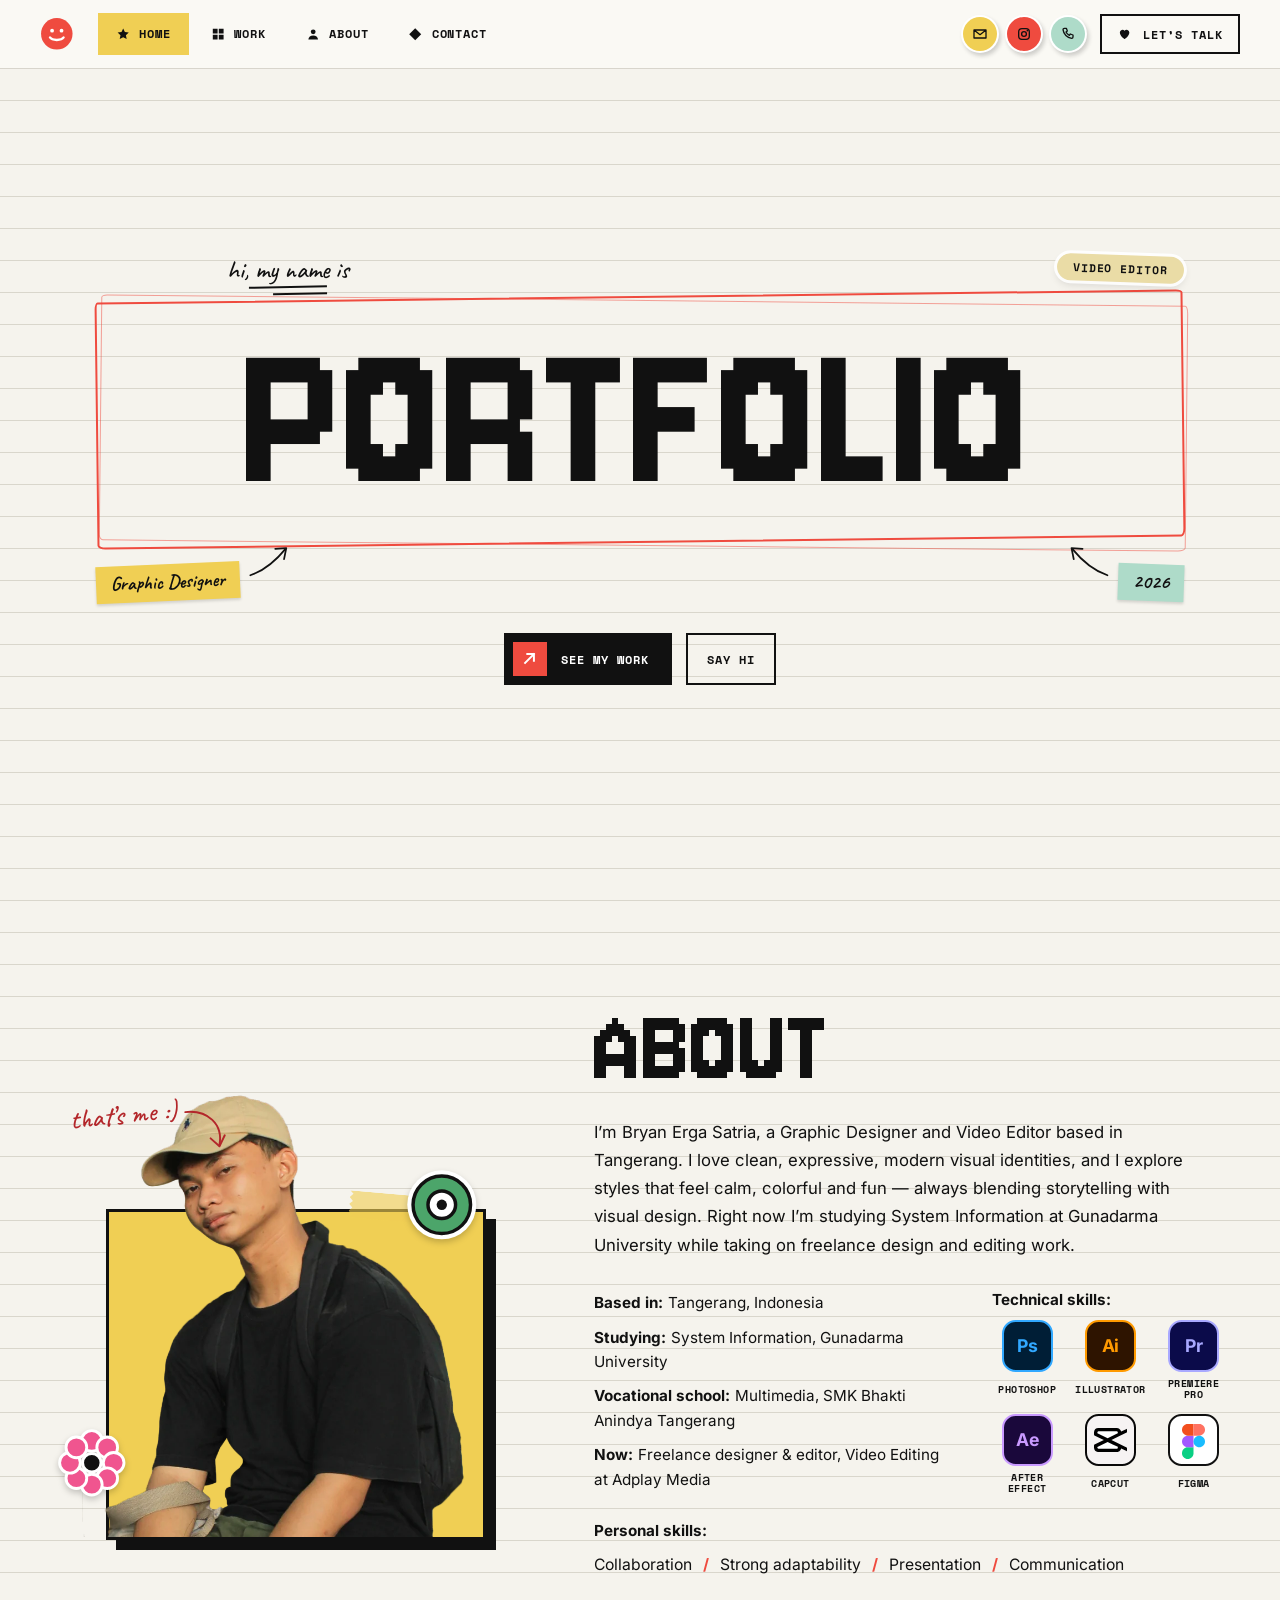
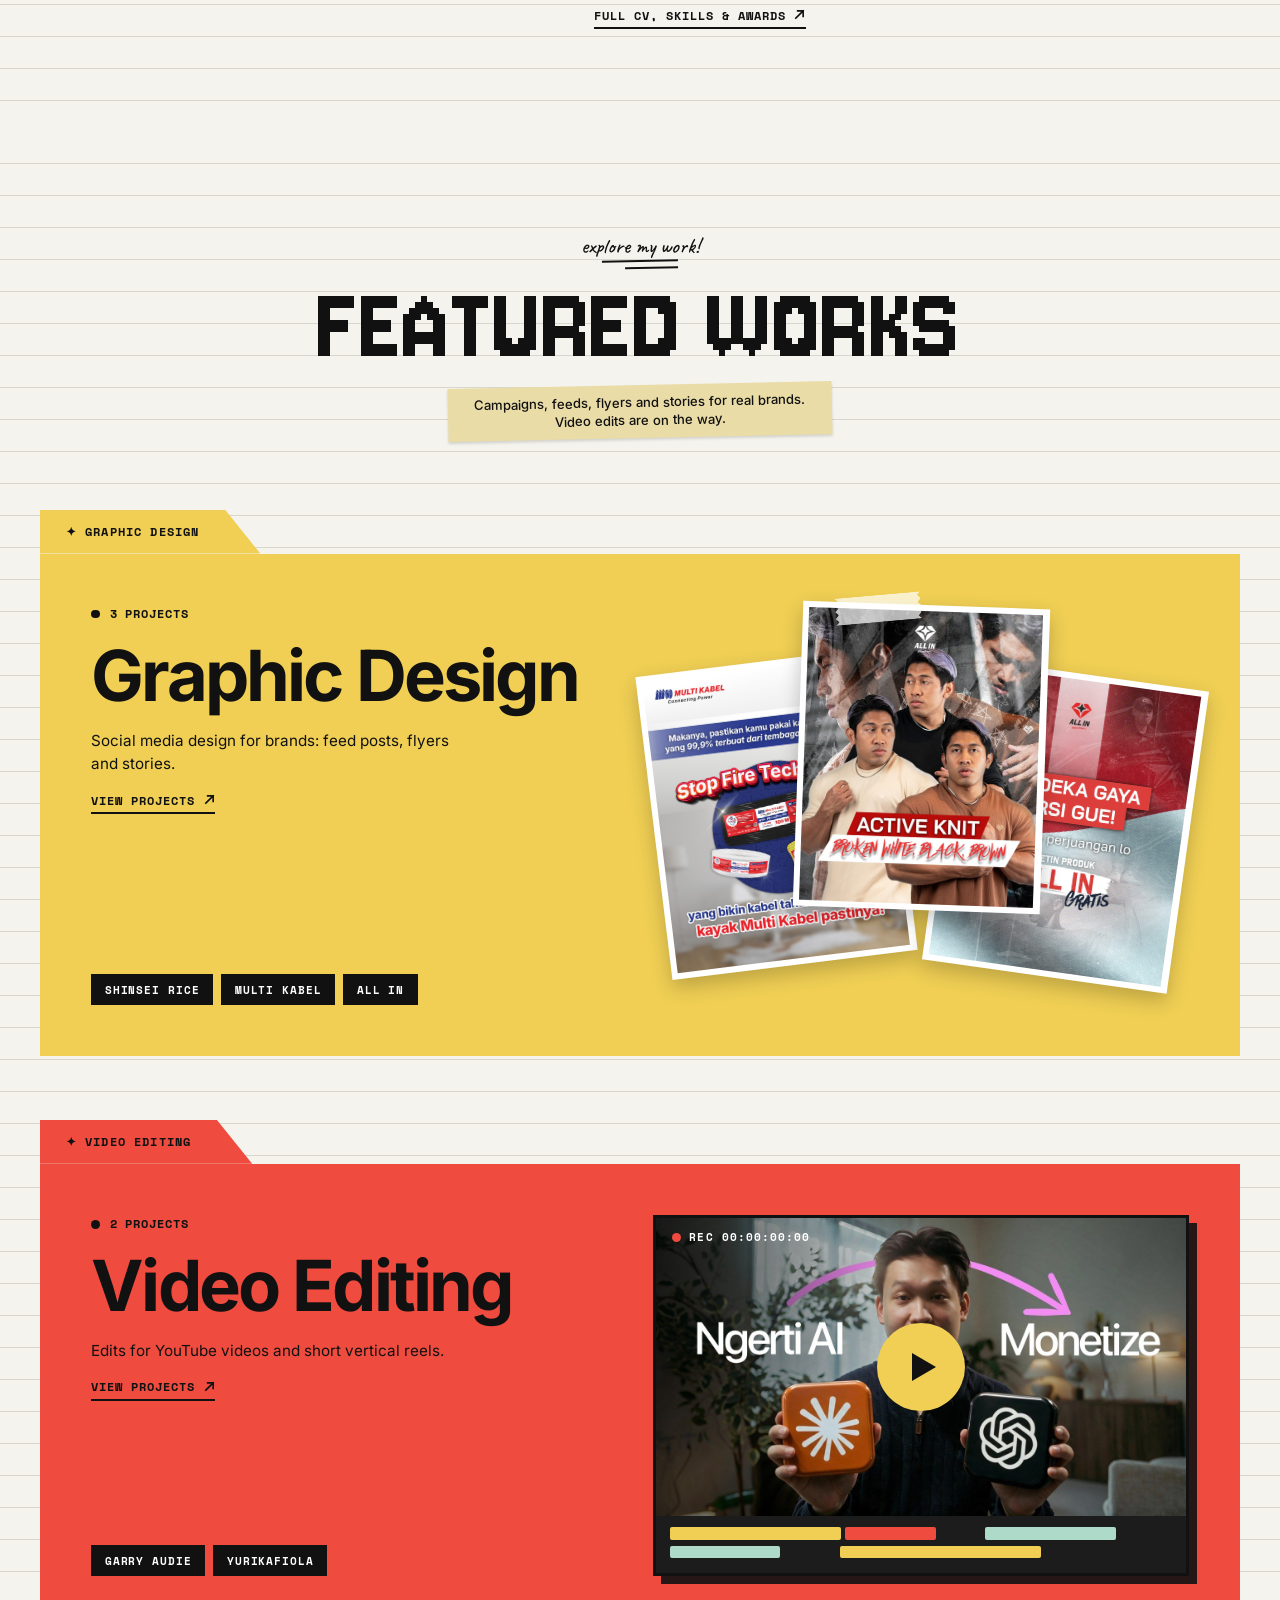
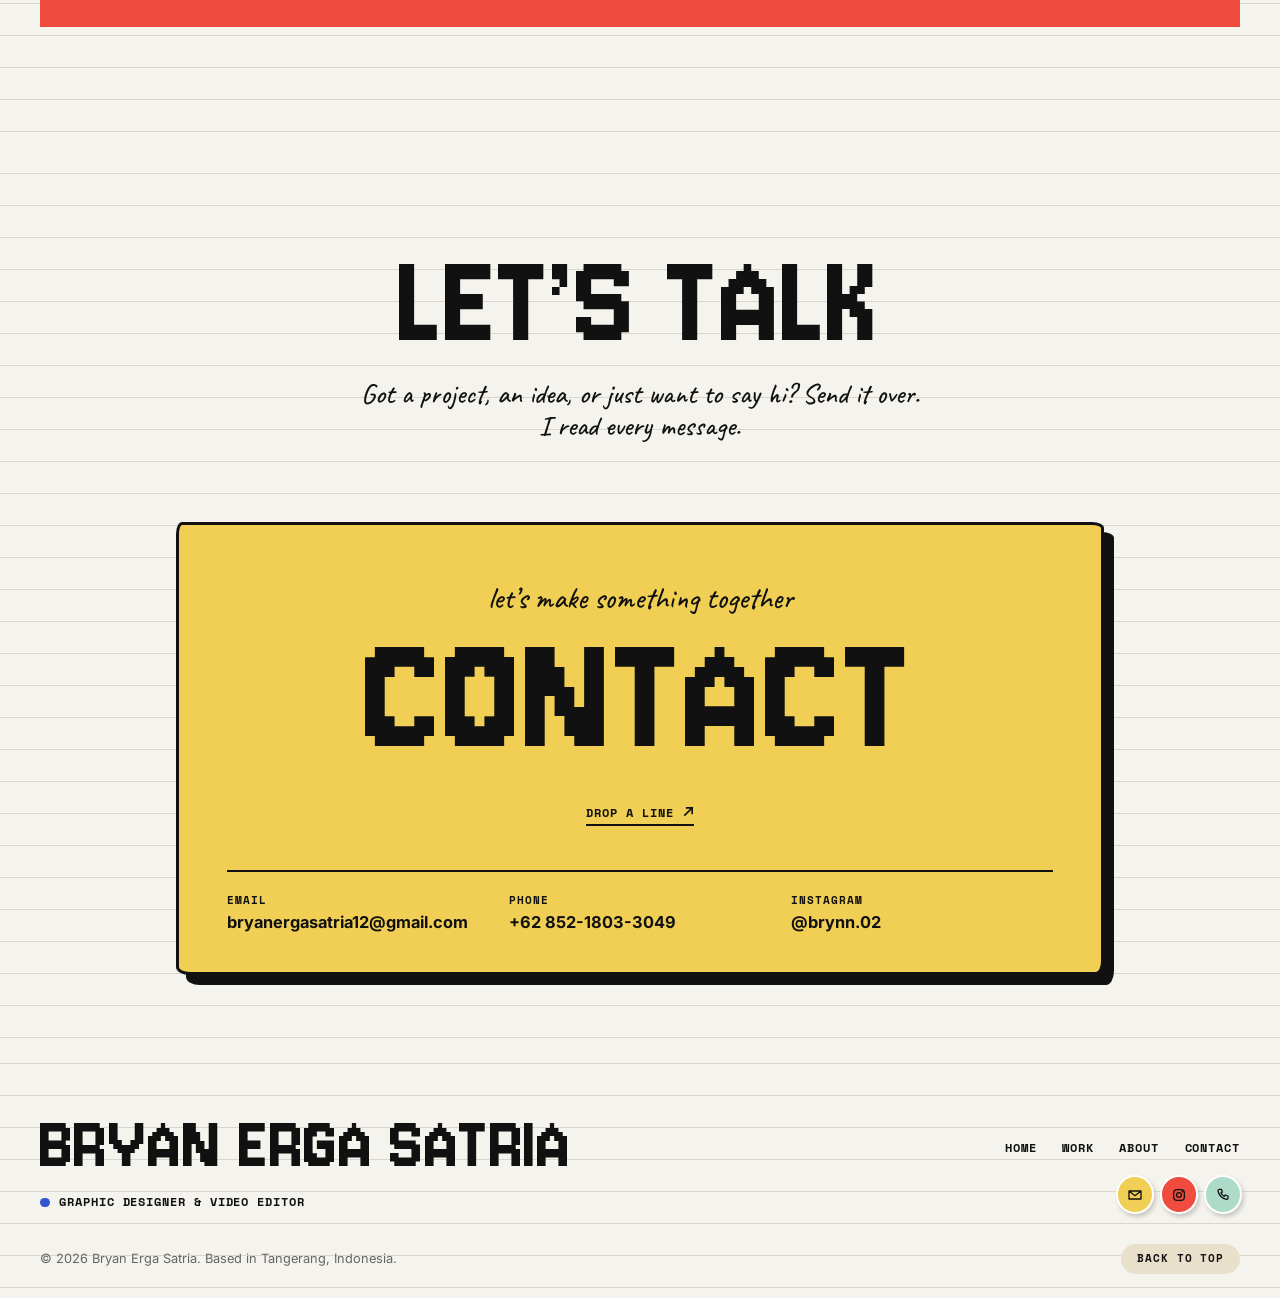
<file: index.html>
<!DOCTYPE html>
<html lang="en">
<head>
  <meta charset="utf-8">
  <meta name="viewport" content="width=device-width, initial-scale=1">
  <title>Bryan Erga Satria — Graphic Designer & Video Editor</title>
  <meta name="description" content="Portfolio of Bryan Erga Satria, a Graphic Designer and Video Editor based in Tangerang, Indonesia. Social media design, flyers and visual storytelling.">
  <meta name="theme-color" content="#f5f3ed">
  <meta property="og:title" content="Bryan Erga Satria — Graphic Designer & Video Editor">
  <meta property="og:description" content="Portfolio of Bryan Erga Satria, a Graphic Designer and Video Editor based in Tangerang, Indonesia. Social media design, flyers and visual storytelling.">
  <meta property="og:type" content="website">
  <link rel="icon" href="data:image/svg+xml,%3Csvg xmlns='http://www.w3.org/2000/svg' viewBox='0 0 32 32'%3E%3Ccircle cx='16' cy='16' r='15' fill='%23ef4b3f'/%3E%3Ccircle cx='11.5' cy='13' r='1.8' fill='%23fff'/%3E%3Ccircle cx='20.5' cy='13' r='1.8' fill='%23fff'/%3E%3Cpath d='M9.5 19.5c2 3.2 11 3.2 13 0' fill='none' stroke='%23fff' stroke-width='2.2' stroke-linecap='round'/%3E%3C/svg%3E">
  <link rel="preload" href="assets/fonts/jersey-10-latin-400-normal.woff2" as="font" type="font/woff2" crossorigin>
  <link rel="stylesheet" href="css/base.css">
  <link rel="stylesheet" href="css/components.css">
  <link rel="stylesheet" href="css/pages.css">
</head>
<body>
  <a class="skip-link" href="#main">Skip to content</a>

  <header class="site-header">
    <nav class="nav" aria-label="Main">
      <a class="nav__brand" href="#home" aria-label="Bryan Erga Satria, home"><svg viewBox="0 0 32 32" aria-hidden="true"><circle cx="16" cy="16" r="15" fill="#ef4b3f"/><circle cx="11.5" cy="13" r="1.8" fill="#fff"/><circle cx="20.5" cy="13" r="1.8" fill="#fff"/><path d="M9.5 19.5c2 3.2 11 3.2 13 0" fill="none" stroke="#fff" stroke-width="2.2" stroke-linecap="round"/></svg></a>
      <ul class="nav__links">
        <li><a class="nav__link" href="#home" aria-current="page"><svg viewBox="0 0 24 24" aria-hidden="true"><path d="M12 2.5l2.8 6 6.5.7-4.8 4.5 1.3 6.5L12 17l-5.8 3.2 1.3-6.5L2.7 9.2l6.5-.7z" fill="currentColor"/></svg><span>Home</span></a></li>
        <li><a class="nav__link" href="#work"><svg viewBox="0 0 24 24" aria-hidden="true"><path d="M3 3h8v8H3zM13 3h8v8h-8zM3 13h8v8H3zM13 13h8v8h-8z" fill="currentColor"/></svg><span>Work</span></a></li>
        <li><a class="nav__link" href="about.html"><svg viewBox="0 0 24 24" aria-hidden="true"><circle cx="12" cy="8" r="4" fill="currentColor"/><path d="M4 21c0-4.4 3.6-7 8-7s8 2.6 8 7z" fill="currentColor"/></svg><span>About</span></a></li>
        <li><a class="nav__link" href="#contact"><svg viewBox="0 0 24 24" aria-hidden="true"><path d="M12 2l10 10-10 10L2 12z" fill="currentColor"/></svg><span>Contact</span></a></li>
      </ul>
      <div class="nav__actions">
        <ul class="nav__socials" aria-label="Quick contact">
          <li><a class="dot-btn dot-btn--yellow" href="mailto:bryanergasatria12@gmail.com" aria-label="Email Bryan"><svg viewBox="0 0 24 24" aria-hidden="true"><path d="M3 6h18v12H3zM3 6l9 7 9-7" fill="none" stroke="currentColor" stroke-width="2" stroke-linejoin="round"/></svg></a></li>
          <li><a class="dot-btn dot-btn--coral" href="https://www.instagram.com/brynn.02/" target="_blank" rel="noopener" aria-label="Bryan on Instagram"><svg viewBox="0 0 24 24" aria-hidden="true"><rect x="4" y="4" width="16" height="16" rx="5" fill="none" stroke="currentColor" stroke-width="2"/><circle cx="12" cy="12" r="3.6" fill="none" stroke="currentColor" stroke-width="2"/><circle cx="17" cy="7" r="1.2" fill="currentColor"/></svg></a></li>
          <li><a class="dot-btn dot-btn--mint" href="tel:+6285218033049" aria-label="Call Bryan"><svg viewBox="0 0 24 24" aria-hidden="true"><path d="M6.5 3.5h3l1.5 4-2 1.5a11 11 0 0 0 5 5l1.5-2 4 1.5v3a2 2 0 0 1-2 2A15 15 0 0 1 4.5 5.5a2 2 0 0 1 2-2z" fill="none" stroke="currentColor" stroke-width="2" stroke-linejoin="round"/></svg></a></li>
        </ul>
        <a class="btn btn--sm" href="#contact"><svg viewBox="0 0 24 24" aria-hidden="true"><path d="M12 20.5s-7.5-4.6-7.5-10.4A4.2 4.2 0 0 1 12 7.6a4.2 4.2 0 0 1 7.5 2.5c0 5.8-7.5 10.4-7.5 10.4z" fill="currentColor"/></svg><span>Let&rsquo;s talk</span></a>
      </div>
    </nav>
  </header>

  <main id="main">

    <!-- ============ HERO ============ -->
    <section class="hero paper-lines" id="home" aria-labelledby="hero-title">
      <div class="container hero__grid">
        <div class="hero__copy">
          <div class="hero__namewrap">
            <p class="hero__hello hand hand--underlined">hi, my name is</p>
            <span class="chip chip--cream hero__chip hero__chip--b">Video Editor</span>
            <div class="hero__frame">
              <h1 class="hero__name display" id="hero-title"><span>Portfolio</span></h1>
            </div>
            <p class="hero__sticky hero__sticky--role"><span class="note">Graphic Designer</span><svg class="doodle" viewBox="0 0 60 48" fill="none" stroke="currentColor" stroke-width="2.4" stroke-linecap="round" stroke-linejoin="round" aria-hidden="true"><path d="M4 44C16 40 34 30 52 8"/><path d="M38 8l15-1-3 15"/></svg></p>
            <p class="hero__sticky hero__sticky--place"><span class="note note--mint">2026</span><svg class="doodle" viewBox="0 0 60 48" fill="none" stroke="currentColor" stroke-width="2.4" stroke-linecap="round" stroke-linejoin="round" aria-hidden="true"><path d="M4 44C16 40 34 30 52 8"/><path d="M38 8l15-1-3 15"/></svg></p>
          </div>

          <div class="hero__cta">
            <a class="btn btn--dark" href="#work"><span class="btn__icon" aria-hidden="true"></span>See my work</a>
            <a class="btn" href="#contact">Say hi</a>
          </div>
        </div>

        <!-- Portrait moved to the About section. This column is intentionally left empty. -->
        <div class="hero__visual" aria-hidden="true"></div>
      </div>
    </section>

    <section class="about paper-lines" id="about" aria-labelledby="about-title">
      <div class="container about__grid">
        <div class="about__visual">
          <div class="hero__visual">
            <div class="hero__block" aria-hidden="true"></div>
            <span class="tape" aria-hidden="true"></span>
            <div class="hero__photo">
              <picture>
              <source type="image/webp" srcset="assets/img/bryan-profile-sm.webp 700w, assets/img/bryan-profile.webp 1100w" sizes="(max-width: 900px) 80vw, 24rem">
              <img src="assets/img/bryan-profile.png" alt="Bryan Erga Satria in a beige cap and black t-shirt, head tilted toward the camera" width="1100" height="1262" loading="lazy" decoding="async">
            </picture>
            </div>
            <p class="hero__me hand" aria-hidden="true">that&rsquo;s me :)<svg class="doodle" viewBox="0 0 60 60" fill="none" stroke="currentColor" stroke-width="2.4" stroke-linecap="round" stroke-linejoin="round" aria-hidden="true"><path d="M6 6C34 6 52 26 44 52"/><path d="M34 42l10 11 8-13"/></svg></p>
            <svg class="hero__sticker hero__sticker--target" viewBox="0 0 64 64" aria-hidden="true"><circle cx="32" cy="32" r="30" fill="#fff"/><circle cx="32" cy="32" r="25" fill="#4ca56a" stroke="#111" stroke-width="3"/><circle cx="32" cy="32" r="12" fill="#fff" stroke="#111" stroke-width="3"/><circle cx="32" cy="32" r="4.5" fill="#111"/></svg>
            <svg class="hero__sticker hero__sticker--flower" viewBox="0 0 64 64" aria-hidden="true"><g fill="#f0558f" stroke="#fff" stroke-width="2.5"><circle cx="32" cy="13" r="9"/><circle cx="45.4" cy="18.6" r="9"/><circle cx="51" cy="32" r="9"/><circle cx="45.4" cy="45.4" r="9"/><circle cx="32" cy="51" r="9"/><circle cx="18.6" cy="45.4" r="9"/><circle cx="13" cy="32" r="9"/><circle cx="18.6" cy="18.6" r="9"/></g><circle cx="32" cy="32" r="8" fill="#111" stroke="#fff" stroke-width="2.5"/></svg>
          </div>
        </div>

        <div class="about__copy">
          <h2 class="about__title display" id="about-title">About</h2>
          <p class="about__text">I&rsquo;m Bryan Erga Satria, a Graphic Designer and Video Editor based in Tangerang. I love clean, expressive, modern visual identities, and I explore styles that feel calm, colorful and fun &mdash; always blending storytelling with visual design. Right now I&rsquo;m studying System Information at Gunadarma University while taking on freelance design and editing work.</p>

          <div class="about__details">
            <dl class="facts">
              <div><dt>Based in</dt><dd>Tangerang, Indonesia</dd></div>
              <div><dt>Studying</dt><dd>System Information, Gunadarma University</dd></div>
              <div><dt>Vocational school</dt><dd>Multimedia, SMK Bhakti Anindya Tangerang</dd></div>
              <div><dt>Now</dt><dd>Freelance designer &amp; editor, Video Editing at Adplay Media</dd></div>
            </dl>
            <div>
              <h3 class="about__sub">Technical skills:</h3>
            <ul class="tools" aria-label="Software skills">
              <li class="tool"><span class="tool__icon tool__icon--ps" aria-hidden="true">Ps</span><span class="tool__name">Photoshop</span></li>
              <li class="tool"><span class="tool__icon tool__icon--ai" aria-hidden="true">Ai</span><span class="tool__name">Illustrator</span></li>
              <li class="tool"><span class="tool__icon tool__icon--pr" aria-hidden="true">Pr</span><span class="tool__name">Premiere Pro</span></li>
              <li class="tool"><span class="tool__icon tool__icon--ae" aria-hidden="true">Ae</span><span class="tool__name">After Effect</span></li>
              <li class="tool"><span class="tool__icon tool__icon--cc" aria-hidden="true"><img src="assets/img/tools/capcut-logo.svg" alt=""></span><span class="tool__name">CapCut</span></li>
              <li class="tool"><span class="tool__icon tool__icon--fg" aria-hidden="true"><img src="assets/img/tools/figma-logo.svg" alt=""></span><span class="tool__name">Figma</span></li>
            </ul>
            </div>
            <div class="about__soft">
              <h3 class="about__sub">Personal skills:</h3>
              <ul class="slash-list">
                <li>Collaboration</li><li>Strong adaptability</li><li>Presentation</li><li>Communication</li>
              </ul>
            </div>
          </div>
        <a class="link-arrow about__more" href="about.html">Full CV, skills &amp; awards</a>
        </div>
      </div>
    </section>

    <!-- ============ FEATURED WORKS ============ -->
    <section class="featured paper-lines" id="work" aria-labelledby="work-title">
      <div class="container">
        <header class="section-head">
          <p class="hand hand--underlined">explore my work!</p>
          <h2 class="section-head__title display" id="work-title">Featured Works</h2>
          <p class="note note--cream">Campaigns, feeds, flyers and stories for real brands. Video edits are on the way.</p>
        </header>

        <div class="folders">

          <!-- Category: Graphic Design -->
          <article class="folder">
            <span class="folder__tab">&#10022; Graphic Design</span>
            <div class="folder__body">
              <div class="folder__info">
                <p class="folder__meta mono">3 projects</p>
                <h3 class="folder__title">Graphic Design</h3>
                <p class="folder__text">Social media design for brands: feed posts, flyers and stories.</p>
                <a class="link-arrow" href="graphic-design.html">View projects</a>
                <ul class="tags" aria-label="Projects">
                  <li><a class="tag" href="graphic-design.html#shinsei">Shinsei Rice</a></li>
                  <li><a class="tag" href="graphic-design.html#multi-kabel">Multi Kabel</a></li>
                  <li><a class="tag" href="graphic-design.html#all-in">ALL IN</a></li>
                </ul>
              </div>
              <a class="folder__media" href="graphic-design.html" tabindex="-1" aria-hidden="true">
                <div class="collage">
                  <span class="collage__item"><img src="assets/img/projects/multi-kabel/feed-4.jpg" alt="" width="1080" height="1350" loading="lazy" decoding="async"></span>
                  <span class="collage__item"><img src="assets/img/projects/all-in/feed-3.jpg" alt="" width="1080" height="1350" loading="lazy" decoding="async"></span>
                  <span class="collage__item"><img src="assets/img/projects/all-in/feed-5.jpg" alt="" width="1080" height="1350" loading="lazy" decoding="async"></span>
                  <span class="tape tape--white" style="top:-0.6rem; left:34%; z-index:4"></span>
                </div>
              </a>
            </div>
          </article>

          <!-- Category: Video Editing -->
          <article class="folder folder--coral">
            <span class="folder__tab">&#10022; Video Editing</span>
            <div class="folder__body">
              <div class="folder__info">
                <p class="folder__meta mono">2 projects</p>
                <h3 class="folder__title">Video Editing</h3>
                <p class="folder__text">Edits for YouTube videos and short vertical reels.</p>
                <a class="link-arrow" href="video-editing.html">View projects</a>
                <ul class="tags" aria-label="Projects">
                  <li><a class="tag" href="video-editing.html#garry-audie">Garry Audie</a></li>
                  <li><a class="tag" href="video-editing.html#yurikafiola">Yurikafiola</a></li>
                </ul>
              </div>
              <a class="folder__media" href="video-editing.html" tabindex="-1" aria-hidden="true">
                <div class="player">
                  <div class="player__screen">
                    <img src="assets/img/video/Garry%20Audie/web/yt-thumb1.jpg" alt="" width="1280" height="720" loading="lazy" decoding="async">
                    <span class="player__rec">REC 00:00:00:00</span>
                    <span class="player__play"></span>
                  </div>
                  <div class="player__timeline">
                    <div class="player__row"><span class="clip" style="--w:34%"></span><span class="clip clip--coral" style="--w:18%"></span><span class="clip clip--ghost" style="--w:8%"></span><span class="clip clip--mint" style="--w:26%"></span></div>
                    <div class="player__row"><span class="clip clip--mint" style="--w:22%"></span><span class="clip clip--ghost" style="--w:10%"></span><span class="clip" style="--w:40%"></span></div>
                  </div>
                </div>
              </a>
            </div>
          </article>

        </div>
      </div>
    </section>

  <section class="contact paper-lines" id="contact" aria-labelledby="contact-title">
    <div class="container">
      <h2 class="contact__title display" id="contact-title">Let&rsquo;s talk</h2>
      <p class="contact__intro hand">Got a project, an idea, or just want to say hi? Send it over. I read every message.</p>

      <div class="contact__stage">
        <div class="contact__panel">
          <p class="contact__kicker hand">let&rsquo;s make something together</p>
          <p class="contact__cta display" aria-hidden="true">Contact</p>
          <a class="link-arrow" href="mailto:bryanergasatria12@gmail.com">Drop a line</a>

          <ul class="contact__list">
            <li><span class="contact__label">Email</span><a class="contact__value" href="mailto:bryanergasatria12@gmail.com">bryanergasatria12@gmail.com</a></li>
            <li><span class="contact__label">Phone</span><a class="contact__value" href="tel:+6285218033049">+62 852-1803-3049</a></li>
            <li><span class="contact__label">Instagram</span><a class="contact__value" href="https://www.instagram.com/brynn.02/" target="_blank" rel="noopener">@brynn.02</a></li>
          </ul>
        </div>
      </div>
    </div>
  </section>

  </main>

  <footer class="site-footer">
    <div class="container">
      <div class="footer__top">
        <div>
          <p class="footer__name display">Bryan Erga Satria</p>
          <p class="footer__role mono">Graphic Designer &amp; Video Editor</p>
        </div>
        <div class="footer__side">
          <nav class="footer__nav" aria-label="Footer">
            <a href="#home">Home</a>
            <a href="#work">Work</a>
            <a href="about.html">About</a>
            <a href="#contact">Contact</a>
          </nav>
          <ul class="nav__socials" aria-label="Social links">
            <li><a class="dot-btn dot-btn--yellow" href="mailto:bryanergasatria12@gmail.com" aria-label="Email Bryan"><svg viewBox="0 0 24 24" aria-hidden="true"><path d="M3 6h18v12H3zM3 6l9 7 9-7" fill="none" stroke="currentColor" stroke-width="2" stroke-linejoin="round"/></svg></a></li>
            <li><a class="dot-btn dot-btn--coral" href="https://www.instagram.com/brynn.02/" target="_blank" rel="noopener" aria-label="Bryan on Instagram"><svg viewBox="0 0 24 24" aria-hidden="true"><rect x="4" y="4" width="16" height="16" rx="5" fill="none" stroke="currentColor" stroke-width="2"/><circle cx="12" cy="12" r="3.6" fill="none" stroke="currentColor" stroke-width="2"/><circle cx="17" cy="7" r="1.2" fill="currentColor"/></svg></a></li>
            <li><a class="dot-btn dot-btn--mint" href="tel:+6285218033049" aria-label="Call Bryan"><svg viewBox="0 0 24 24" aria-hidden="true"><path d="M6.5 3.5h3l1.5 4-2 1.5a11 11 0 0 0 5 5l1.5-2 4 1.5v3a2 2 0 0 1-2 2A15 15 0 0 1 4.5 5.5a2 2 0 0 1 2-2z" fill="none" stroke="currentColor" stroke-width="2" stroke-linejoin="round"/></svg></a></li>
          </ul>
        </div>
      </div>
      <div class="footer__bottom">
        <p>&copy; 2026 Bryan Erga Satria. Based in Tangerang, Indonesia.</p>
        <a class="footer__pill" href="#top">Back to top</a>
      </div>
    </div>
  </footer>
</body>
</html>
</file>
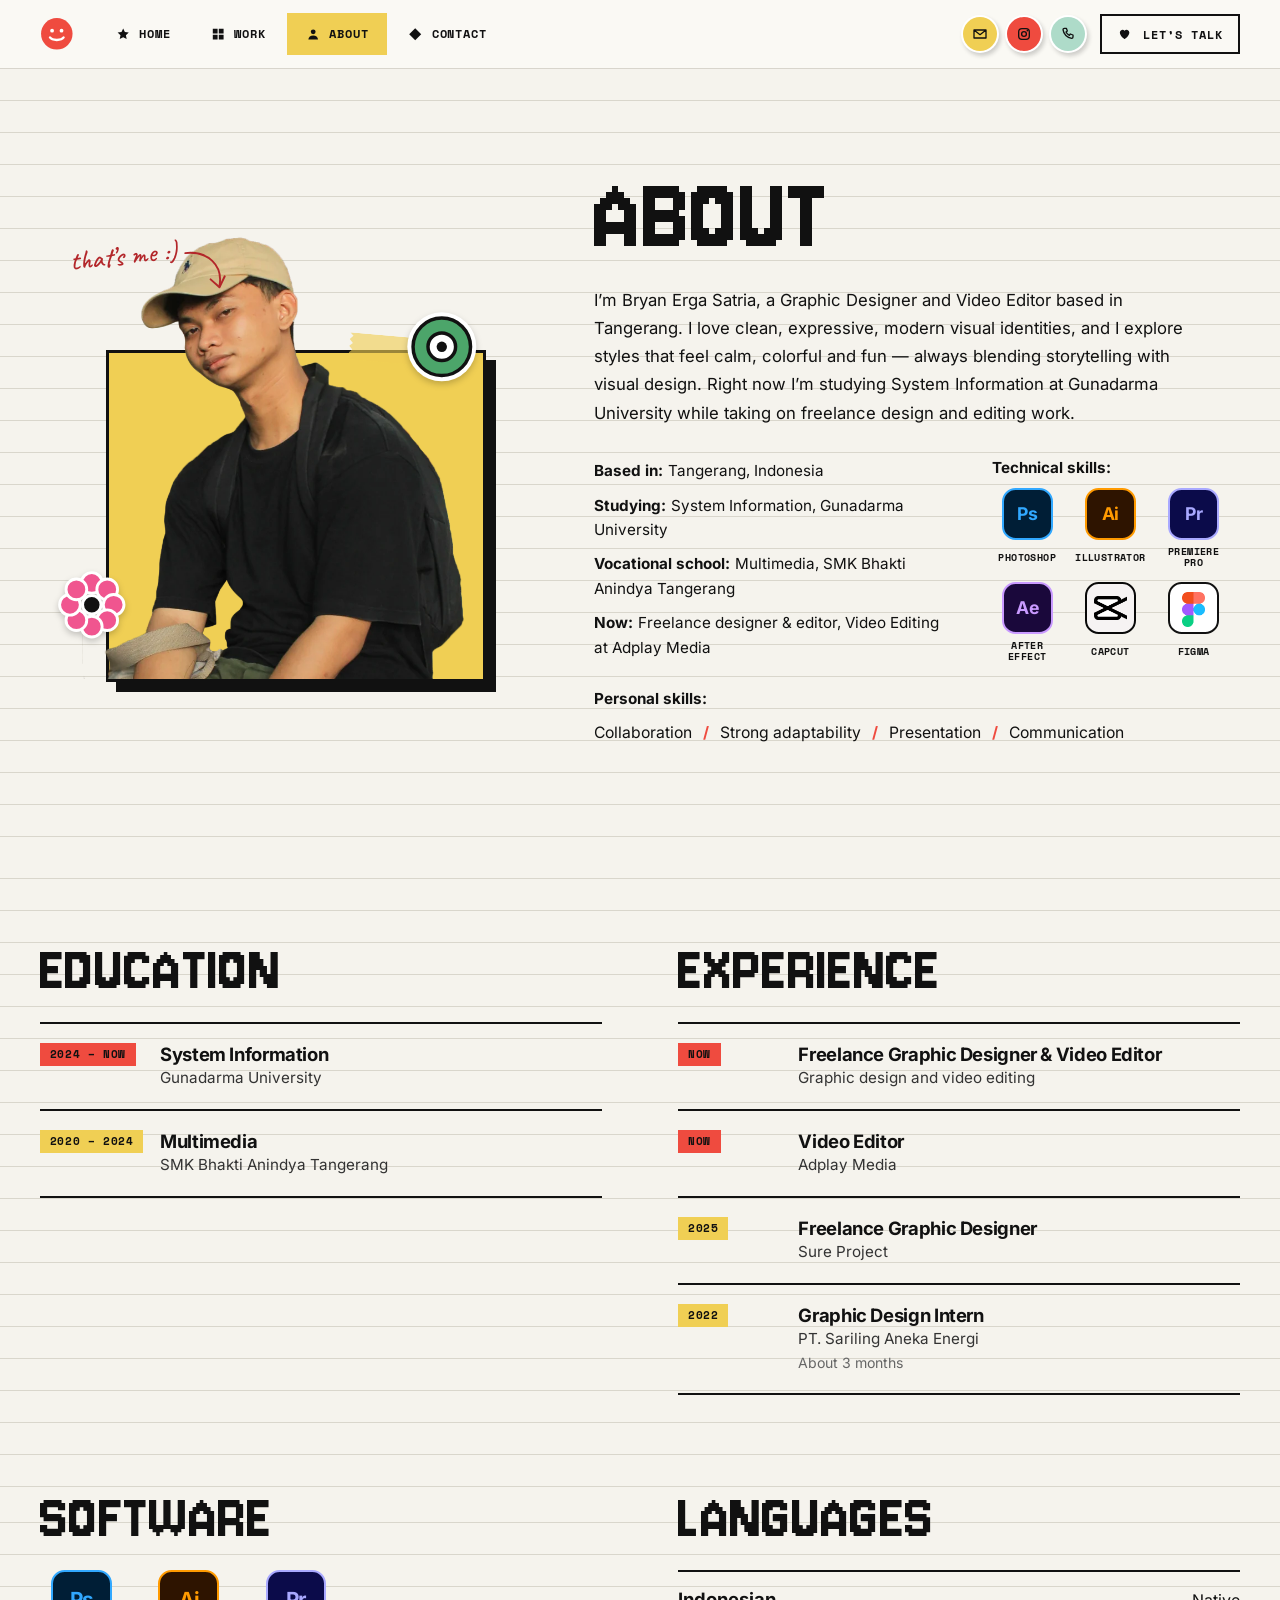
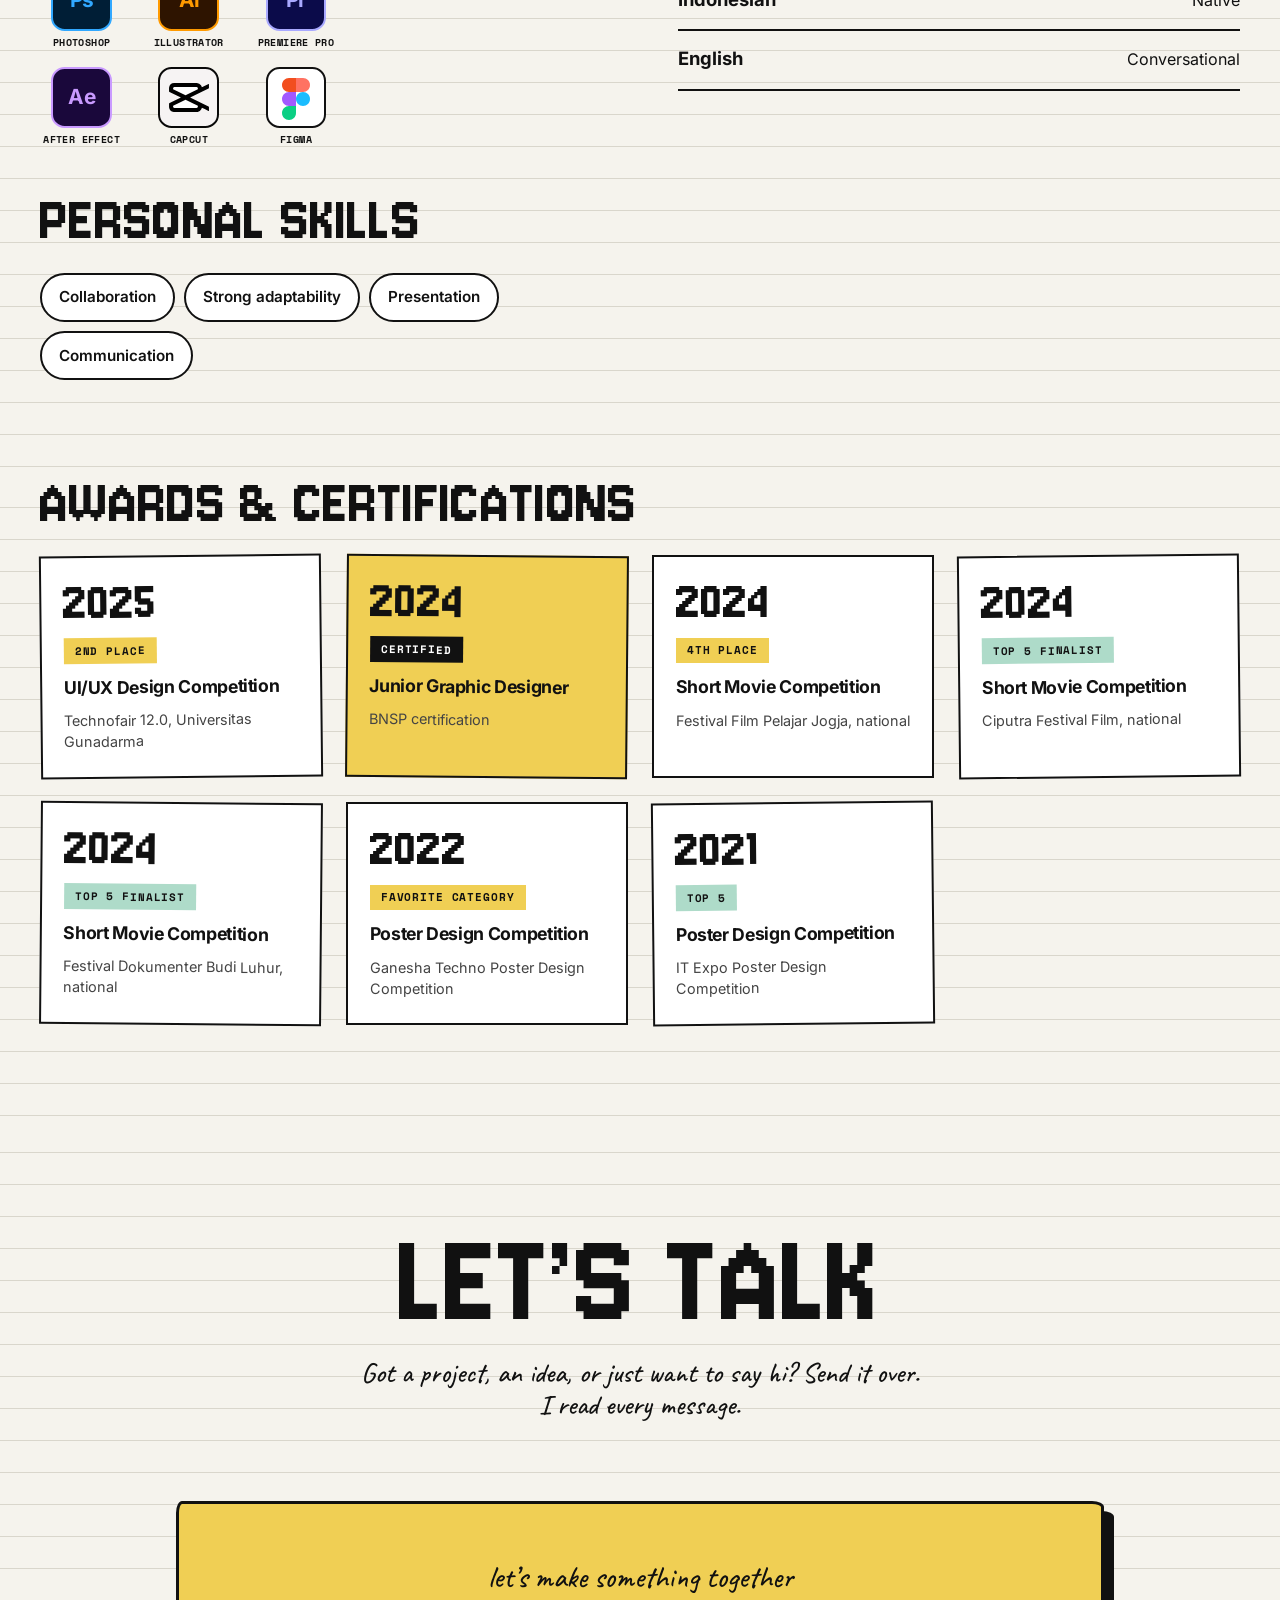
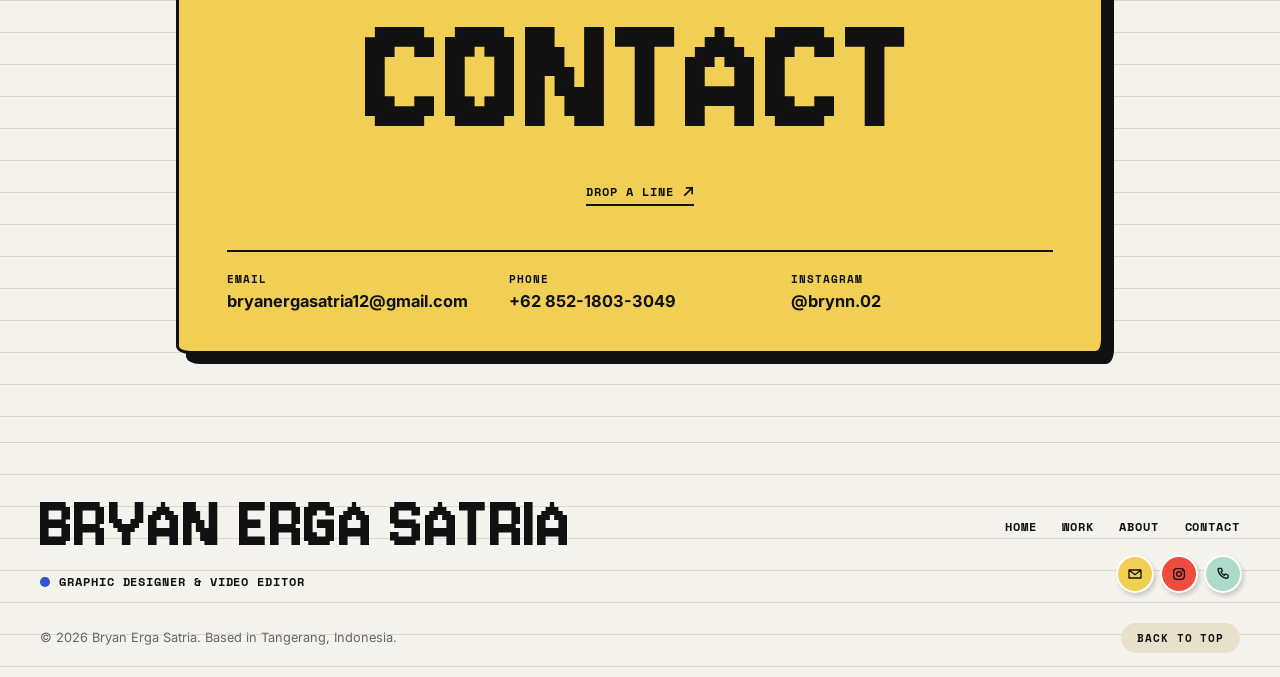
<file: about.html>
<!DOCTYPE html>
<html lang="en">
<head>
  <meta charset="utf-8">
  <meta name="viewport" content="width=device-width, initial-scale=1">
  <title>About — Bryan Erga Satria</title>
  <meta name="description" content="About Bryan Erga Satria: education, experience, software and personal skills, awards and certifications, and languages.">
  <meta name="theme-color" content="#f5f3ed">
  <meta property="og:title" content="About — Bryan Erga Satria">
  <meta property="og:description" content="About Bryan Erga Satria: education, experience, software and personal skills, awards and certifications, and languages.">
  <meta property="og:type" content="website">
  <link rel="icon" href="data:image/svg+xml,%3Csvg xmlns='http://www.w3.org/2000/svg' viewBox='0 0 32 32'%3E%3Ccircle cx='16' cy='16' r='15' fill='%23ef4b3f'/%3E%3Ccircle cx='11.5' cy='13' r='1.8' fill='%23fff'/%3E%3Ccircle cx='20.5' cy='13' r='1.8' fill='%23fff'/%3E%3Cpath d='M9.5 19.5c2 3.2 11 3.2 13 0' fill='none' stroke='%23fff' stroke-width='2.2' stroke-linecap='round'/%3E%3C/svg%3E">
  <link rel="preload" href="assets/fonts/jersey-10-latin-400-normal.woff2" as="font" type="font/woff2" crossorigin>
  <link rel="stylesheet" href="css/base.css">
  <link rel="stylesheet" href="css/components.css">
  <link rel="stylesheet" href="css/pages.css">
</head>
<body id="top">
  <a class="skip-link" href="#main">Skip to content</a>

  <header class="site-header">
    <nav class="nav" aria-label="Main">
      <a class="nav__brand" href="index.html" aria-label="Bryan Erga Satria, home"><svg viewBox="0 0 32 32" aria-hidden="true"><circle cx="16" cy="16" r="15" fill="#ef4b3f"/><circle cx="11.5" cy="13" r="1.8" fill="#fff"/><circle cx="20.5" cy="13" r="1.8" fill="#fff"/><path d="M9.5 19.5c2 3.2 11 3.2 13 0" fill="none" stroke="#fff" stroke-width="2.2" stroke-linecap="round"/></svg></a>
      <ul class="nav__links">
        <li><a class="nav__link" href="index.html"><svg viewBox="0 0 24 24" aria-hidden="true"><path d="M12 2.5l2.8 6 6.5.7-4.8 4.5 1.3 6.5L12 17l-5.8 3.2 1.3-6.5L2.7 9.2l6.5-.7z" fill="currentColor"/></svg><span>Home</span></a></li>
        <li><a class="nav__link" href="index.html#work"><svg viewBox="0 0 24 24" aria-hidden="true"><path d="M3 3h8v8H3zM13 3h8v8h-8zM3 13h8v8H3zM13 13h8v8h-8z" fill="currentColor"/></svg><span>Work</span></a></li>
        <li><a class="nav__link" href="about.html" aria-current="page"><svg viewBox="0 0 24 24" aria-hidden="true"><circle cx="12" cy="8" r="4" fill="currentColor"/><path d="M4 21c0-4.4 3.6-7 8-7s8 2.6 8 7z" fill="currentColor"/></svg><span>About</span></a></li>
        <li><a class="nav__link" href="#contact"><svg viewBox="0 0 24 24" aria-hidden="true"><path d="M12 2l10 10-10 10L2 12z" fill="currentColor"/></svg><span>Contact</span></a></li>
      </ul>
      <div class="nav__actions">
        <ul class="nav__socials" aria-label="Quick contact">
          <li><a class="dot-btn dot-btn--yellow" href="mailto:bryanergasatria12@gmail.com" aria-label="Email Bryan"><svg viewBox="0 0 24 24" aria-hidden="true"><path d="M3 6h18v12H3zM3 6l9 7 9-7" fill="none" stroke="currentColor" stroke-width="2" stroke-linejoin="round"/></svg></a></li>
          <li><a class="dot-btn dot-btn--coral" href="https://www.instagram.com/brynn.02/" target="_blank" rel="noopener" aria-label="Bryan on Instagram"><svg viewBox="0 0 24 24" aria-hidden="true"><rect x="4" y="4" width="16" height="16" rx="5" fill="none" stroke="currentColor" stroke-width="2"/><circle cx="12" cy="12" r="3.6" fill="none" stroke="currentColor" stroke-width="2"/><circle cx="17" cy="7" r="1.2" fill="currentColor"/></svg></a></li>
          <li><a class="dot-btn dot-btn--mint" href="tel:+6285218033049" aria-label="Call Bryan"><svg viewBox="0 0 24 24" aria-hidden="true"><path d="M6.5 3.5h3l1.5 4-2 1.5a11 11 0 0 0 5 5l1.5-2 4 1.5v3a2 2 0 0 1-2 2A15 15 0 0 1 4.5 5.5a2 2 0 0 1 2-2z" fill="none" stroke="currentColor" stroke-width="2" stroke-linejoin="round"/></svg></a></li>
        </ul>
        <a class="btn btn--sm" href="#contact"><svg viewBox="0 0 24 24" aria-hidden="true"><path d="M12 20.5s-7.5-4.6-7.5-10.4A4.2 4.2 0 0 1 12 7.6a4.2 4.2 0 0 1 7.5 2.5c0 5.8-7.5 10.4-7.5 10.4z" fill="currentColor"/></svg><span>Let&rsquo;s talk</span></a>
      </div>
    </nav>
  </header>

  <main id="main">

    <section class="about paper-lines" id="about" aria-labelledby="about-title">
      <div class="container about__grid">
        <div class="about__visual">
          <div class="hero__visual">
            <div class="hero__block" aria-hidden="true"></div>
            <span class="tape" aria-hidden="true"></span>
            <div class="hero__photo">
              <picture>
              <source type="image/webp" srcset="assets/img/bryan-profile-sm.webp 700w, assets/img/bryan-profile.webp 1100w" sizes="(max-width: 900px) 80vw, 24rem">
              <img src="assets/img/bryan-profile.png" alt="Bryan Erga Satria in a beige cap and black t-shirt, head tilted toward the camera" width="1100" height="1262" loading="lazy" decoding="async">
            </picture>
            </div>
            <p class="hero__me hand" aria-hidden="true">that&rsquo;s me :)<svg class="doodle" viewBox="0 0 60 60" fill="none" stroke="currentColor" stroke-width="2.4" stroke-linecap="round" stroke-linejoin="round" aria-hidden="true"><path d="M6 6C34 6 52 26 44 52"/><path d="M34 42l10 11 8-13"/></svg></p>
            <svg class="hero__sticker hero__sticker--target" viewBox="0 0 64 64" aria-hidden="true"><circle cx="32" cy="32" r="30" fill="#fff"/><circle cx="32" cy="32" r="25" fill="#4ca56a" stroke="#111" stroke-width="3"/><circle cx="32" cy="32" r="12" fill="#fff" stroke="#111" stroke-width="3"/><circle cx="32" cy="32" r="4.5" fill="#111"/></svg>
            <svg class="hero__sticker hero__sticker--flower" viewBox="0 0 64 64" aria-hidden="true"><g fill="#f0558f" stroke="#fff" stroke-width="2.5"><circle cx="32" cy="13" r="9"/><circle cx="45.4" cy="18.6" r="9"/><circle cx="51" cy="32" r="9"/><circle cx="45.4" cy="45.4" r="9"/><circle cx="32" cy="51" r="9"/><circle cx="18.6" cy="45.4" r="9"/><circle cx="13" cy="32" r="9"/><circle cx="18.6" cy="18.6" r="9"/></g><circle cx="32" cy="32" r="8" fill="#111" stroke="#fff" stroke-width="2.5"/></svg>
          </div>
        </div>

        <div class="about__copy">
          <h1 class="about__title display" id="about-title">About</h1>
          <p class="about__text">I&rsquo;m Bryan Erga Satria, a Graphic Designer and Video Editor based in Tangerang. I love clean, expressive, modern visual identities, and I explore styles that feel calm, colorful and fun &mdash; always blending storytelling with visual design. Right now I&rsquo;m studying System Information at Gunadarma University while taking on freelance design and editing work.</p>

          <div class="about__details">
            <dl class="facts">
              <div><dt>Based in</dt><dd>Tangerang, Indonesia</dd></div>
              <div><dt>Studying</dt><dd>System Information, Gunadarma University</dd></div>
              <div><dt>Vocational school</dt><dd>Multimedia, SMK Bhakti Anindya Tangerang</dd></div>
              <div><dt>Now</dt><dd>Freelance designer &amp; editor, Video Editing at Adplay Media</dd></div>
            </dl>
            <div>
              <h3 class="about__sub">Technical skills:</h3>
            <ul class="tools" aria-label="Software skills">
              <li class="tool"><span class="tool__icon tool__icon--ps" aria-hidden="true">Ps</span><span class="tool__name">Photoshop</span></li>
              <li class="tool"><span class="tool__icon tool__icon--ai" aria-hidden="true">Ai</span><span class="tool__name">Illustrator</span></li>
              <li class="tool"><span class="tool__icon tool__icon--pr" aria-hidden="true">Pr</span><span class="tool__name">Premiere Pro</span></li>
              <li class="tool"><span class="tool__icon tool__icon--ae" aria-hidden="true">Ae</span><span class="tool__name">After Effect</span></li>
              <li class="tool"><span class="tool__icon tool__icon--cc" aria-hidden="true"><img src="assets/img/tools/capcut-logo.png" alt=""></span><span class="tool__name">CapCut</span></li>
              <li class="tool"><span class="tool__icon tool__icon--fg" aria-hidden="true"><img src="assets/img/tools/figma-logo.png" alt=""></span><span class="tool__name">Figma</span></li>
            </ul>
            </div>
            <div class="about__soft">
              <h3 class="about__sub">Personal skills:</h3>
              <ul class="slash-list">
                <li>Collaboration</li><li>Strong adaptability</li><li>Presentation</li><li>Communication</li>
              </ul>
            </div>
          </div>
        </div>
      </div>
    </section>

    <section class="cv paper-lines" aria-label="Education and experience">
      <div class="container cv-grid">
        <div>
          <h2 class="cv-block__title display" id="education">Education</h2>
          <ul>
          <li class="entry">
            <span class="entry__time entry__time--now">2024 – Now</span>
            <div>
              <h4 class="entry__title">System Information</h4>
              <p class="entry__org">Gunadarma University</p>
            </div>
          </li>
          <li class="entry">
            <span class="entry__time">2020 – 2024</span>
            <div>
              <h4 class="entry__title">Multimedia</h4>
              <p class="entry__org">SMK Bhakti Anindya Tangerang</p>
            </div>
          </li>
          </ul>
        </div>
        <div>
          <h2 class="cv-block__title display" id="experience">Experience</h2>
          <ul>
          <li class="entry">
            <span class="entry__time entry__time--now">Now</span>
            <div>
              <h4 class="entry__title">Freelance Graphic Designer &amp; Video Editor</h4>
              <p class="entry__org">Graphic design and video editing</p>
            </div>
          </li>
          <li class="entry">
            <span class="entry__time entry__time--now">Now</span>
            <div>
              <h4 class="entry__title">Video Editor</h4>
              <p class="entry__org">Adplay Media</p>
            </div>
          </li>
          <li class="entry">
            <span class="entry__time">2025</span>
            <div>
              <h4 class="entry__title">Freelance Graphic Designer</h4>
              <p class="entry__org">Sure Project</p>
            </div>
          </li>
          <li class="entry">
            <span class="entry__time">2022</span>
            <div>
              <h4 class="entry__title">Graphic Design Intern</h4>
              <p class="entry__org">PT. Sariling Aneka Energi</p>
              <p class="entry__meta">About 3 months</p>
            </div>
          </li>
          </ul>
        </div>
      </div>
    </section>

    <section class="cv paper-lines" aria-label="Skills and languages">
      <div class="container cv-grid">
        <div>
          <div class="cv-block">
            <h2 class="cv-block__title display" id="software">Software</h2>

            <ul class="tools" aria-label="Software skills">
              <li class="tool"><span class="tool__icon tool__icon--ps" aria-hidden="true">Ps</span><span class="tool__name">Photoshop</span></li>
              <li class="tool"><span class="tool__icon tool__icon--ai" aria-hidden="true">Ai</span><span class="tool__name">Illustrator</span></li>
              <li class="tool"><span class="tool__icon tool__icon--pr" aria-hidden="true">Pr</span><span class="tool__name">Premiere Pro</span></li>
              <li class="tool"><span class="tool__icon tool__icon--ae" aria-hidden="true">Ae</span><span class="tool__name">After Effect</span></li>
              <li class="tool"><span class="tool__icon tool__icon--cc" aria-hidden="true"><img src="assets/img/tools/capcut-logo.svg" alt=""></span><span class="tool__name">CapCut</span></li>
              <li class="tool"><span class="tool__icon tool__icon--fg" aria-hidden="true"><img src="assets/img/tools/figma-logo.svg" alt=""></span><span class="tool__name">Figma</span></li>
            </ul>
          </div>
          <div class="cv-block">
            <h2 class="cv-block__title display" id="personal-skills">Personal skills</h2>
            <ul class="pills">
              <li>Collaboration</li><li>Strong adaptability</li><li>Presentation</li><li>Communication</li>
            </ul>
          </div>
        </div>
        <div>
          <h2 class="cv-block__title display" id="languages">Languages</h2>
          <ul class="langs">
            <li><strong>Indonesian</strong><span>Native</span></li>
            <li><strong>English</strong><span>Conversational</span></li>
          </ul>
        </div>
      </div>
    </section>

    <section class="cv paper-lines" id="awards" aria-labelledby="awards-title">
      <div class="container">
        <h2 class="cv-block__title display" id="awards-title">Awards &amp; Certifications</h2>
        <ul class="awards">
          <li class="award">
            <span class="award__year">2025</span>
            <span class="award__result">2nd place</span>
            <h4 class="award__title">UI/UX Design Competition</h4>
            <p class="award__event">Technofair 12.0, Universitas Gunadarma</p>
          </li>
          <li class="award award--cert">
            <span class="award__year">2024</span>
            <span class="award__result">Certified</span>
            <h4 class="award__title">Junior Graphic Designer</h4>
            <p class="award__event">BNSP certification</p>
          </li>
          <li class="award">
            <span class="award__year">2024</span>
            <span class="award__result">4th place</span>
            <h4 class="award__title">Short Movie Competition</h4>
            <p class="award__event">Festival Film Pelajar Jogja, national</p>
          </li>
          <li class="award award--finalist">
            <span class="award__year">2024</span>
            <span class="award__result">Top 5 finalist</span>
            <h4 class="award__title">Short Movie Competition</h4>
            <p class="award__event">Ciputra Festival Film, national</p>
          </li>
          <li class="award award--finalist">
            <span class="award__year">2024</span>
            <span class="award__result">Top 5 finalist</span>
            <h4 class="award__title">Short Movie Competition</h4>
            <p class="award__event">Festival Dokumenter Budi Luhur, national</p>
          </li>
          <li class="award">
            <span class="award__year">2022</span>
            <span class="award__result">Favorite category</span>
            <h4 class="award__title">Poster Design Competition</h4>
            <p class="award__event">Ganesha Techno Poster Design Competition</p>
          </li>
          <li class="award award--finalist">
            <span class="award__year">2021</span>
            <span class="award__result">Top 5</span>
            <h4 class="award__title">Poster Design Competition</h4>
            <p class="award__event">IT Expo Poster Design Competition</p>
          </li>
        </ul>
      </div>
    </section>

  <section class="contact paper-lines" id="contact" aria-labelledby="contact-title">
    <div class="container">
      <h2 class="contact__title display" id="contact-title">Let&rsquo;s talk</h2>
      <p class="contact__intro hand">Got a project, an idea, or just want to say hi? Send it over. I read every message.</p>

      <div class="contact__stage">
        <div class="contact__panel">
          <p class="contact__kicker hand">let&rsquo;s make something together</p>
          <p class="contact__cta display" aria-hidden="true">Contact</p>
          <a class="link-arrow" href="mailto:bryanergasatria12@gmail.com">Drop a line</a>

          <ul class="contact__list">
            <li><span class="contact__label">Email</span><a class="contact__value" href="mailto:bryanergasatria12@gmail.com">bryanergasatria12@gmail.com</a></li>
            <li><span class="contact__label">Phone</span><a class="contact__value" href="tel:+6285218033049">+62 852-1803-3049</a></li>
            <li><span class="contact__label">Instagram</span><a class="contact__value" href="https://www.instagram.com/brynn.02/" target="_blank" rel="noopener">@brynn.02</a></li>
          </ul>
        </div>
      </div>
    </div>
  </section>

  </main>

  <footer class="site-footer">
    <div class="container">
      <div class="footer__top">
        <div>
          <p class="footer__name display">Bryan Erga Satria</p>
          <p class="footer__role mono">Graphic Designer &amp; Video Editor</p>
        </div>
        <div class="footer__side">
          <nav class="footer__nav" aria-label="Footer">
            <a href="index.html">Home</a>
            <a href="index.html#work">Work</a>
            <a href="about.html">About</a>
            <a href="#contact">Contact</a>
          </nav>
          <ul class="nav__socials" aria-label="Social links">
            <li><a class="dot-btn dot-btn--yellow" href="mailto:bryanergasatria12@gmail.com" aria-label="Email Bryan"><svg viewBox="0 0 24 24" aria-hidden="true"><path d="M3 6h18v12H3zM3 6l9 7 9-7" fill="none" stroke="currentColor" stroke-width="2" stroke-linejoin="round"/></svg></a></li>
            <li><a class="dot-btn dot-btn--coral" href="https://www.instagram.com/brynn.02/" target="_blank" rel="noopener" aria-label="Bryan on Instagram"><svg viewBox="0 0 24 24" aria-hidden="true"><rect x="4" y="4" width="16" height="16" rx="5" fill="none" stroke="currentColor" stroke-width="2"/><circle cx="12" cy="12" r="3.6" fill="none" stroke="currentColor" stroke-width="2"/><circle cx="17" cy="7" r="1.2" fill="currentColor"/></svg></a></li>
            <li><a class="dot-btn dot-btn--mint" href="tel:+6285218033049" aria-label="Call Bryan"><svg viewBox="0 0 24 24" aria-hidden="true"><path d="M6.5 3.5h3l1.5 4-2 1.5a11 11 0 0 0 5 5l1.5-2 4 1.5v3a2 2 0 0 1-2 2A15 15 0 0 1 4.5 5.5a2 2 0 0 1 2-2z" fill="none" stroke="currentColor" stroke-width="2" stroke-linejoin="round"/></svg></a></li>
          </ul>
        </div>
      </div>
      <div class="footer__bottom">
        <p>&copy; 2026 Bryan Erga Satria. Based in Tangerang, Indonesia.</p>
        <a class="footer__pill" href="#top">Back to top</a>
      </div>
    </div>
  </footer>
</body>
</html>
</file>
<file: css/base.css>
/* ==========================================================================
   BASE — fonts, design tokens, reset, typography, paper textures
   Bryan Erga Satria · Portfolio
   ========================================================================== */

@font-face {
  font-family: "Jersey 10";
  src: url("../assets/fonts/jersey-10-latin-400-normal.woff2") format("woff2");
  font-weight: 400;
  font-display: swap;
}
@font-face {
  font-family: "Inter";
  src: url("../assets/fonts/inter-latin-wght-normal.woff2") format("woff2");
  font-weight: 100 900;
  font-display: swap;
}
@font-face {
  font-family: "Space Mono";
  src: url("../assets/fonts/space-mono-latin-400-normal.woff2") format("woff2");
  font-weight: 400;
  font-display: swap;
}
@font-face {
  font-family: "Space Mono";
  src: url("../assets/fonts/space-mono-latin-700-normal.woff2") format("woff2");
  font-weight: 700;
  font-display: swap;
}
@font-face {
  font-family: "Caveat";
  src: url("../assets/fonts/caveat-latin-500-normal.woff2") format("woff2");
  font-weight: 500;
  font-display: swap;
}
@font-face {
  font-family: "Caveat";
  src: url("../assets/fonts/caveat-latin-700-normal.woff2") format("woff2");
  font-weight: 700;
  font-display: swap;
}
@font-face {
  font-family: "EB Garamond";
  src: url("../assets/fonts/eb-garamond-latin-500-normal.woff2") format("woff2");
  font-weight: 500;
  font-display: swap;
}


:root {
  /* colour */
  --paper: #f5f3ed;
  --paper-line: #d9d6cc;
  --grey: #dcd9d1;
  --surface: #ffffff;
  --ink: #111111;
  --muted: #666666;
  --border: #d8d5cc;
  --yellow: #f0cf54;
  --coral: #ef4b3f;
  --mint: #aedbc9;
  --cream: #eadca6;
  --lavender: #b9c5ee;
  --blue: #3355d1;
  --red-serif: #b3262a;

  /* type */
  --font-display: "Jersey 10", "Arial Narrow", Impact, sans-serif;
  --font-body: "Inter", system-ui, -apple-system, "Segoe UI", Roboto, sans-serif;
  --font-mono: "Space Mono", ui-monospace, "SFMono-Regular", Menlo, monospace;
  --font-hand: "Caveat", "Comic Sans MS", cursive;
  --font-serif: "EB Garamond", Garamond, Georgia, serif;

  /* layout */
  --max: 1200px;
  --gutter: clamp(1.25rem, 4vw, 2.5rem);
  --nav-h: 4.25rem;
  --radius: 20px;

  /* motion */
  --ease: cubic-bezier(0.22, 0.8, 0.3, 1);

  /* paper grain (inline SVG noise, no extra request) */
  --noise: url("data:image/svg+xml,%3Csvg xmlns='http://www.w3.org/2000/svg' width='180' height='180'%3E%3Cfilter id='n'%3E%3CfeTurbulence type='fractalNoise' baseFrequency='.85' numOctaves='2' stitchTiles='stitch'/%3E%3CfeColorMatrix values='0 0 0 0 0 0 0 0 0 0 0 0 0 0 0 0 0 0 .09 0'/%3E%3C/filter%3E%3Crect width='100%25' height='100%25' filter='url(%23n)'/%3E%3C/svg%3E");

  /* small icon: diagonal arrow (used by .link-arrow) */
  --arrow-dark: url("data:image/svg+xml,%3Csvg xmlns='http://www.w3.org/2000/svg' viewBox='0 0 12 12'%3E%3Cpath d='M2 10 10 2M4 2h6v6' fill='none' stroke='%23111' stroke-width='1.8' stroke-linecap='square'/%3E%3C/svg%3E");
  --arrow-light: url("data:image/svg+xml,%3Csvg xmlns='http://www.w3.org/2000/svg' viewBox='0 0 12 12'%3E%3Cpath d='M2 10 10 2M4 2h6v6' fill='none' stroke='%23fff' stroke-width='1.8' stroke-linecap='square'/%3E%3C/svg%3E");
}

/* ---------- Reset ---------------------------------------------------------- */
*,
*::before,
*::after {
  box-sizing: border-box;
}

html {
  scroll-behavior: smooth;
  scroll-padding-top: calc(var(--nav-h) + 1rem);
  -webkit-text-size-adjust: 100%;
          text-size-adjust: 100%;
}

body {
  margin: 0;
  font: 400 1rem/1.6 var(--font-body);
  color: var(--ink);
  background: var(--paper);
  -webkit-font-smoothing: antialiased;
  overflow-x: clip;
}

img,
svg,
picture {
  display: block;
  max-width: 100%;
}
img {
  height: auto;
}

h1, h2, h3, h4, p, ul, ol, dl, dd, figure {
  margin: 0;
}
ul, ol {
  padding: 0;
  list-style: none;
}

a {
  color: inherit;
  text-decoration: none;
}

button {
  font: inherit;
  color: inherit;
}

:focus-visible {
  outline: 3px solid var(--ink);
  outline-offset: 3px;
  border-radius: 2px;
}

::selection {
  background: var(--yellow);
  color: var(--ink);
}

@media (prefers-reduced-motion: reduce) {
  html {
    scroll-behavior: auto;
  }
  *,
  *::before,
  *::after {
    animation: none !important;
    transition: none !important;
  }
}

/* ---------- Accessibility helpers ---------------------------------------- */
.visually-hidden {
  position: absolute !important;
  width: 1px;
  height: 1px;
  margin: -1px;
  padding: 0;
  overflow: hidden;
  clip: rect(0 0 0 0);
  clip-path: inset(50%);
  white-space: nowrap;
  border: 0;
}

.skip-link {
  position: fixed;
  top: 0.75rem;
  left: 0.75rem;
  z-index: 1000;
  padding: 0.6rem 1rem;
  background: var(--ink);
  color: #fff;
  font: 700 0.8rem/1 var(--font-mono);
  text-transform: uppercase;
  transform: translateY(-200%);
}
.skip-link:focus {
  transform: none;
}

/* ---------- Layout helpers ------------------------------------------------- */
.container {
  width: min(100% - 2 * var(--gutter), var(--max));
  margin-inline: auto;
}

.section {
  padding-block: clamp(3.5rem, 8vw, 7rem);
}

/* ---------- Paper surfaces -------------------------------------------------- */
/* ruled notebook paper (hero, featured works, contact) */
.paper-lines {
  background-color: var(--paper);
  background-image: repeating-linear-gradient(
    to bottom,
    transparent 0 31px,
    var(--paper-line) 31px 32px
  );
}

/* blue graph paper (about) */
.paper-grid {
  background-color: #e6e5e1;
  background-image:
    linear-gradient(rgba(74, 104, 190, 0.2) 1px, transparent 1px),
    linear-gradient(90deg, rgba(74, 104, 190, 0.2) 1px, transparent 1px),
    var(--noise);
  background-size: 28px 28px, 28px 28px, 180px 180px;
}

/* ---------- Typography ------------------------------------------------------ */
/* Pixel display face — big headings */
.display {
  font-family: var(--font-display);
  font-weight: 400;
  line-height: 0.82;
  letter-spacing: 0.005em;
  text-transform: uppercase;
}

/* handwritten annotations */
.hand {
  font-family: var(--font-hand);
  font-weight: 500;
  font-size: 1.35rem;
  line-height: 1.15;
}

/* small mono label */
.mono {
  font-family: var(--font-mono);
  font-weight: 700;
  font-size: 0.72rem;
  letter-spacing: 0.08em;
  text-transform: uppercase;
}

/* section header block (handwritten lead-in + display title + taped note) */
.section-head {
  display: grid;
  justify-items: center;
  gap: 0.75rem;
  text-align: center;
  margin-bottom: clamp(2.5rem, 6vw, 4.5rem);
}
.section-head__title {
  font-size: clamp(3.6rem, 9vw, 7rem);
}
</file>
<file: css/components.css>
/* ==========================================================================
   COMPONENTS — reusable pieces shared across every page
   ========================================================================== */

/* ---------- Navbar ---------------------------------------------------------- */
.site-header {
  position: sticky;
  top: 0;
  z-index: 100;
  background: rgba(250, 249, 245, 0.94);
  border-bottom: 1px solid var(--border);
  -webkit-backdrop-filter: blur(8px);
          backdrop-filter: blur(8px);
}

.nav {
  display: flex;
  align-items: center;
  gap: 0.75rem;
  min-height: var(--nav-h);
  width: min(100% - 2 * var(--gutter), 1360px);
  margin-inline: auto;
}

.nav__brand {
  flex: none;
  width: 2.1rem;
  height: 2.1rem;
  transition: transform 0.3s var(--ease);
}
.nav__brand:hover {
  transform: rotate(-12deg) scale(1.08);
}

.nav__links {
  display: flex;
  gap: 0.2rem;
  margin-left: 0.75rem;
}

.nav__link {
  position: relative;
  display: inline-flex;
  align-items: center;
  gap: 0.55rem;
  padding: 0.85rem 1.15rem;
  font: 700 0.72rem/1 var(--font-mono);
  letter-spacing: 0.08em;
  text-transform: uppercase;
  transition: background-color 0.2s;
}
.nav__link svg {
  width: 0.9rem;
  height: 0.9rem;
  flex: none;
}
/* underline that slides in on hover */
.nav__link::after {
  content: "";
  position: absolute;
  left: 1.15rem;
  right: 1.15rem;
  bottom: 0.45rem;
  height: 2px;
  background: currentColor;
  transform: scaleX(0);
  transform-origin: left;
  transition: transform 0.28s var(--ease);
}
.nav__link:hover::after {
  transform: scaleX(1);
}
.nav__link[aria-current="page"] {
  background: var(--yellow);
}
.nav__link[aria-current="page"]::after {
  display: none;
}

.nav__actions {
  display: flex;
  align-items: center;
  gap: 0.9rem;
  margin-left: auto;
}
.nav__socials {
  display: flex;
  gap: 0.6rem;
}

/* round social buttons */
.dot-btn {
  display: grid;
  place-items: center;
  width: 2.15rem;
  height: 2.15rem;
  border-radius: 50%;
  color: var(--ink);
  box-shadow: 0 0 0 2px #fff, 2px 3px 4px 2px rgba(0, 0, 0, 0.18);
  transition: transform 0.25s var(--ease);
}
.dot-btn svg {
  width: 1rem;
  height: 1rem;
}
.dot-btn:hover {
  transform: translateY(-3px) rotate(-6deg);
}
.dot-btn--yellow { background: var(--yellow); }
.dot-btn--coral  { background: var(--coral); }
.dot-btn--mint   { background: var(--mint); }

/* ---------- Buttons --------------------------------------------------------- */
.btn {
  display: inline-flex;
  align-items: center;
  gap: 0.7rem;
  padding: 0.85rem 1.2rem;
  border: 2px solid var(--ink);
  background: transparent;
  color: var(--ink);
  font: 700 0.76rem/1 var(--font-mono);
  letter-spacing: 0.08em;
  text-transform: uppercase;
  cursor: pointer;
  transition: transform 0.2s var(--ease), box-shadow 0.2s var(--ease),
    background-color 0.2s, color 0.2s;
}
.btn svg {
  width: 0.95rem;
  height: 0.95rem;
}
.btn:hover {
  transform: translate(-2px, -2px);
  box-shadow: 4px 4px 0 var(--ink);
}
.btn--sm {
  padding: 0.65rem 0.95rem;
}

/* dark button with coloured square icon, as in the reference */
.btn--dark {
  gap: 0.9rem;
  padding: 0.45rem 1.3rem 0.45rem 0.45rem;
  background: var(--ink);
  color: #fff;
}
.btn--dark:hover {
  box-shadow: 4px 4px 0 var(--coral);
}
.btn__icon {
  display: grid;
  place-items: center;
  width: 2.1rem;
  height: 2.1rem;
  background: var(--coral);
}
.btn__icon::after {
  content: "";
  width: 0.8rem;
  height: 0.8rem;
  background: var(--arrow-light) center / contain no-repeat;
}

.btn--yellow {
  background: var(--yellow);
}

/* text link with underline + diagonal arrow */
.link-arrow {
  display: inline-flex;
  align-items: center;
  gap: 0.55rem;
  padding-bottom: 0.4rem;
  border-bottom: 2px solid currentColor;
  font: 700 0.76rem/1 var(--font-mono);
  letter-spacing: 0.08em;
  text-transform: uppercase;
}
.link-arrow::after {
  content: "";
  width: 0.7rem;
  height: 0.7rem;
  background: var(--arrow-dark) center / contain no-repeat;
  transition: transform 0.2s var(--ease);
}
.link-arrow:hover::after {
  transform: translate(3px, -3px);
}
.link-arrow--light {
  color: #fff;
}
.link-arrow--light::after {
  background-image: var(--arrow-light);
}

/* ---------- Stickers, notes, tape, doodles ----------------------------------- */
.chip {
  display: inline-block;
  padding: 0.5rem 1rem;
  border-radius: 999px;
  font: 700 0.7rem/1 var(--font-mono);
  letter-spacing: 0.08em;
  text-transform: uppercase;
  box-shadow: 0 0 0 3px rgba(255, 255, 255, 0.9), 0 4px 8px rgba(0, 0, 0, 0.12);
}
.chip--mint  { background: var(--mint); }
.chip--cream { background: var(--cream); }
.chip--yellow { background: var(--yellow); }

.note {
  display: inline-block;
  padding: 0.5rem 0.95rem;
  background: var(--yellow);
  color: var(--ink);
  font: 700 1.2rem/1.1 var(--font-hand);
  box-shadow: 0 2px 3px rgba(0, 0, 0, 0.14);
  transform: rotate(-2.5deg);
}
.note--mint  { background: var(--mint); transform: rotate(2deg); }
.note--cream { background: var(--cream); transform: rotate(-1.2deg); }

/* translucent washi tape; ends are notched */
.tape {
  position: absolute;
  z-index: 3;
  width: 5.4rem;
  height: 1.7rem;
  background: rgba(240, 207, 84, 0.62);
  transform: rotate(-5deg);
  pointer-events: none;
  clip-path: polygon(0 0, 4% 12%, 0 25%, 4% 38%, 0 50%, 4% 62%, 0 75%, 4% 88%, 0 100%,
    100% 100%, 96% 88%, 100% 75%, 96% 62%, 100% 50%, 96% 38%, 100% 25%, 96% 12%, 100% 0);
}
.tape--white { background: rgba(255, 255, 255, 0.7); }
.tape--pink  { background: rgba(244, 163, 190, 0.6); }
.tape--blue  { background: rgba(160, 182, 240, 0.65); }

/* double hand-drawn underline */
.hand--underlined {
  position: relative;
  display: inline-block;
  padding-bottom: 0.65rem;
}
.hand--underlined::after {
  content: "";
  position: absolute;
  left: 18%;
  right: 18%;
  bottom: 0;
  height: 9px;
  background:
    linear-gradient(currentColor 0 0) top / 100% 2px no-repeat,
    linear-gradient(currentColor 0 0) bottom right / 70% 2px no-repeat;
  transform: rotate(-1.2deg);
}

/* inline svg doodles (arrows, scribbles) */
.doodle {
  position: absolute;
  pointer-events: none;
  overflow: visible;
}

/* ---------- Tags ---------------------------------------------------------------- */
.tags {
  display: flex;
  flex-wrap: wrap;
  gap: 0.5rem;
}
.tag {
  display: inline-block;
  padding: 0.6rem 0.85rem;
  background: var(--ink);
  color: #fff;
  font: 700 0.7rem/1 var(--font-mono);
  letter-spacing: 0.08em;
  text-transform: uppercase;
  transition: background-color 0.2s, color 0.2s, transform 0.2s var(--ease);
}
a.tag:hover {
  background: #fff;
  color: var(--ink);
  transform: translateY(-2px);
}

/* ---------- Folder panels (Featured Works) --------------------------------------- */
.folders {
  display: grid;
  gap: clamp(2.5rem, 5vw, 4rem);
}

.folder {
  --folder: var(--yellow);
  position: relative;
}
.folder--coral {
  --folder: var(--coral);
}

.folder__tab {
  display: inline-flex;
  align-items: center;
  gap: 0.6rem;
  padding: 1rem 3.8rem 1rem 1.6rem;
  background: var(--folder);
  font: 700 0.74rem/1 var(--font-mono);
  letter-spacing: 0.1em;
  text-transform: uppercase;
  clip-path: polygon(0 0, calc(100% - 2.2rem) 0, 100% 100%, 0 100%);
}

.folder__body {
  position: relative;
  display: grid;
  grid-template-columns: minmax(0, 1fr) minmax(0, 1.05fr);
  gap: clamp(1.5rem, 4vw, 3.5rem);
  min-height: 27rem;
  padding: clamp(1.5rem, 4vw, 3.25rem);
  background: var(--folder);
}

.folder__info {
  display: flex;
  flex-direction: column;
  align-items: flex-start;
  gap: 1.1rem;
}
.folder__meta {
  display: flex;
  align-items: center;
  gap: 0.6rem;
}
.folder__meta::before {
  content: "";
  width: 0.55rem;
  height: 0.55rem;
  border-radius: 50%;
  background: var(--ink);
}
.folder__title {
  font: 700 clamp(2.6rem, 6vw, 4.4rem)/1 var(--font-body);
  letter-spacing: -0.04em;
}
.folder__text {
  max-width: 24rem;
  font-size: 0.95rem;
  line-height: 1.55;
}
.folder__info .tags {
  margin-top: auto;
  padding-top: 1.5rem;
}

.folder__media {
  position: relative;
  display: block;
  align-self: center;
}

/* paper collage of posters (Graphic Design folder) */
.collage {
  position: relative;
  min-height: clamp(19rem, 34vw, 25rem);
}
.collage__item {
  position: absolute;
  width: 46%;
  padding: 0.4rem;
  background: #fff;
  box-shadow: 0 8px 20px rgba(0, 0, 0, 0.22);
  transition: transform 0.4s var(--ease);
}
.collage__item img {
  width: 100%;
  aspect-ratio: 4 / 5;
  object-fit: cover;
}
.collage__item:nth-child(1) { left: 0;   top: 14%; transform: rotate(-7deg); }
.collage__item:nth-child(2) { left: 27%; top: 0;   transform: rotate(2deg); z-index: 2; }
.collage__item:nth-child(3) { right: 0;  top: 17%; transform: rotate(8deg); }

.folder:hover .collage__item:nth-child(1) { transform: rotate(-10deg) translate(-8px, 4px); }
.folder:hover .collage__item:nth-child(2) { transform: rotate(1deg) translateY(-8px); }
.folder:hover .collage__item:nth-child(3) { transform: rotate(11deg) translate(8px, 4px); }

/* ---------- Video player mock (placeholder visual) ----------------------------------- */
.player {
  position: relative;
  border: 3px solid var(--ink);
  background: var(--ink);
  box-shadow: 8px 8px 0 rgba(17, 17, 17, 0.9);
}
.player__screen {
  position: relative;
  display: grid;
  place-items: center;
  aspect-ratio: 16 / 9;
  background:
    repeating-linear-gradient(0deg, rgba(255, 255, 255, 0.04) 0 2px, transparent 2px 5px),
    radial-gradient(120% 120% at 30% 20%, #3a3a3a 0%, #151515 60%);
}
.player__rec {
  position: absolute;
  top: 0.9rem;
  left: 1rem;
  display: flex;
  align-items: center;
  gap: 0.5rem;
  color: #fff;
  font: 700 0.66rem/1 var(--font-mono);
  letter-spacing: 0.1em;
}
.player__rec::before {
  content: "";
  width: 0.6rem;
  height: 0.6rem;
  border-radius: 50%;
  background: var(--coral);
}
.player__play {
  display: grid;
  place-items: center;
  width: clamp(3.6rem, 9vw, 5.5rem);
  aspect-ratio: 1;
  border-radius: 50%;
  background: var(--yellow);
  transition: transform 0.3s var(--ease);
}
.player__play::before {
  content: "";
  margin-left: 8%;
  border-style: solid;
  border-width: 0.9rem 0 0.9rem 1.5rem;
  border-color: transparent transparent transparent var(--ink);
}
.player:hover .player__play {
  transform: scale(1.08);
}
.player__timeline {
  display: grid;
  gap: 0.35rem;
  padding: 0.7rem 0.9rem 0.9rem;
  background: #1c1c1c;
}
.player__row {
  display: flex;
  gap: 0.3rem;
}
.clip {
  height: 0.8rem;
  border-radius: 2px;
  background: var(--yellow);
  flex: none;
  width: var(--w, 20%);
}
.clip--coral { background: var(--coral); }
.clip--mint  { background: var(--mint); }
.clip--ghost { background: transparent; }
.player__stamp {
  position: absolute;
  right: -0.8rem;
  bottom: 18%;
  padding: 0.55rem 0.9rem;
  border: 3px solid var(--ink);
  background: #fff;
  color: var(--ink);
  font: 700 0.8rem/1 var(--font-mono);
  letter-spacing: 0.14em;
  text-transform: uppercase;
  transform: rotate(-7deg);
  box-shadow: 4px 4px 0 var(--ink);
}

/* ---------- Postage-stamp photo frame (About) ----------------------------------------- */
.stamp-wrap {
  position: relative;
  filter: drop-shadow(0 8px 10px rgba(0, 0, 0, 0.22));
  transform: rotate(-2deg);
}
.stamp {
  --r: 8px;
  --g: 22px;
  padding: calc(var(--r) * 2.4);
  background: #fff;
  -webkit-mask:
    radial-gradient(circle var(--r) at 50% 0, #0000 97%, #000) 50% 0 / var(--g) var(--r) repeat-x,
    radial-gradient(circle var(--r) at 50% 100%, #0000 97%, #000) 50% 100% / var(--g) var(--r) repeat-x,
    radial-gradient(circle var(--r) at 0 50%, #0000 97%, #000) 0 50% / var(--r) var(--g) repeat-y,
    radial-gradient(circle var(--r) at 100% 50%, #0000 97%, #000) 100% 50% / var(--r) var(--g) repeat-y,
    linear-gradient(#000 0 0) 50% 50% / calc(100% - 2 * var(--r)) calc(100% - 2 * var(--r)) no-repeat;
          mask:
    radial-gradient(circle var(--r) at 50% 0, #0000 97%, #000) 50% 0 / var(--g) var(--r) repeat-x,
    radial-gradient(circle var(--r) at 50% 100%, #0000 97%, #000) 50% 100% / var(--g) var(--r) repeat-x,
    radial-gradient(circle var(--r) at 0 50%, #0000 97%, #000) 0 50% / var(--r) var(--g) repeat-y,
    radial-gradient(circle var(--r) at 100% 50%, #0000 97%, #000) 100% 50% / var(--r) var(--g) repeat-y,
    linear-gradient(#000 0 0) 50% 50% / calc(100% - 2 * var(--r)) calc(100% - 2 * var(--r)) no-repeat;
}
.stamp__photo {
  aspect-ratio: 4 / 5;
  overflow: hidden;
  background: var(--yellow);
}
.stamp__photo img {
  width: 100%;
  height: 100%;
  object-fit: cover;
  object-position: 48% 12%;
  transform: scale(1.22);
  transform-origin: 48% 18%;
}

/* ---------- Software tool tiles ------------------------------------------------------- */
.tools {
  display: flex;
  flex-wrap: wrap;
  gap: 0.9rem 0.8rem;
}
.tool {
  display: grid;
  justify-items: center;
  gap: 0.4rem;
  width: 4.4rem;
}
.tool__icon {
  display: grid;
  place-items: center;
  width: 3.2rem;
  height: 3.2rem;
  border: 2px solid currentColor;
  border-radius: 0.85rem;
  background: var(--tile, var(--ink));
  font: 700 1.1rem/1 var(--font-body);
  letter-spacing: -0.04em;
  transition: transform 0.25s var(--ease);
}
.tool__icon img {
  display: block;
  width: 70%;
  height: 70%;
  object-fit: contain;
}
.tool:hover .tool__icon {
  transform: translateY(-3px) rotate(-4deg);
}
.tool__name {
  font: 700 0.6rem/1.15 var(--font-mono);
  letter-spacing: 0.04em;
  text-align: center;
  text-transform: uppercase;
}
.tool__icon--ps { --tile: #001e36; color: #31a8ff; }
.tool__icon--ai { --tile: #2e1400; color: #ff9a00; }
.tool__icon--pr { --tile: #0b0b4a; color: #a9a9ff; }
.tool__icon--ae { --tile: #1a083b; color: #c99aff; }
.tool__icon--cc { --tile: #f6f3f3; color: #090909; }
.tool__icon--fg { --tile: #ffffff; color: #111111; }

/* ---------- Contact section (closing statement) ----------------------------------------- */
.contact {
  padding: clamp(3.5rem, 8vw, 6.5rem) 0 clamp(3rem, 7vw, 5.5rem);
  text-align: center;
}
.contact__title {
  font-size: clamp(4.4rem, 12vw, 8.8rem);
}
.contact__intro {
  max-width: 36rem;
  margin: 1.1rem auto 0;
  font-size: clamp(1.35rem, 2.5vw, 1.75rem);
}

.contact__stage {
  position: relative;
  width: min(100%, 58rem);
  margin: clamp(3.5rem, 7vw, 5rem) auto 0;
}
.contact__panel {
  position: relative;
  padding: clamp(2rem, 5vw, 3.5rem) clamp(1.25rem, 4vw, 3rem) clamp(1.5rem, 3vw, 2.25rem);
  border: 3px solid var(--ink);
  border-radius: 6px 12px 8px 14px / 12px 6px 14px 8px;
  background: var(--yellow);
  box-shadow: 10px 10px 0 var(--ink);
}
.contact__kicker {
  font-size: clamp(1.4rem, 3vw, 1.9rem);
}
.contact__cta {
  margin: 0.4rem 0 1.6rem;
  font-size: clamp(5rem, 16vw, 11.5rem);
}
.contact__list {
  display: grid;
  grid-template-columns: repeat(3, minmax(0, 1fr));
  gap: 1.25rem;
  margin-top: clamp(1.75rem, 4vw, 2.75rem);
  padding-top: 1.4rem;
  border-top: 2px solid var(--ink);
  text-align: left;
}
.contact__label {
  display: block;
  margin-bottom: 0.3rem;
  font: 700 0.66rem/1 var(--font-mono);
  letter-spacing: 0.1em;
  text-transform: uppercase;
}
.contact__value {
  display: inline-block;
  font: 700 1.02rem/1.3 var(--font-body);
  overflow-wrap: anywhere;
  background: linear-gradient(currentColor 0 0) left bottom / 0 2px no-repeat;
  transition: background-size 0.3s var(--ease);
}
.contact__value:hover {
  background-size: 100% 2px;
}

/* sticky note that overlaps the panel */
.note-card {
  position: absolute;
  z-index: 4;
  top: -3.2rem;
  left: -4%;
  width: min(17.5rem, 70%);
  padding: 1.1rem 1.1rem 1rem;
  background: var(--lavender);
  box-shadow: 0 6px 14px rgba(0, 0, 0, 0.16);
  text-align: left;
  transform: rotate(-4deg);
}
.note-card__who {
  display: flex;
  align-items: center;
  gap: 0.6rem;
  margin-bottom: 0.6rem;
  font: 700 0.9rem/1.2 var(--font-body);
}
.note-card__avatar {
  flex: none;
  width: 2.1rem;
  height: 2.1rem;
  overflow: hidden;
  border-radius: 50%;
  background: var(--yellow);
}
.note-card__avatar img {
  width: 100%;
  height: 100%;
  object-fit: cover;
  object-position: 48% 12%;
  transform: scale(1.5);
  transform-origin: 48% 20%;
}
.note-card p {
  font-size: 0.78rem;
  line-height: 1.5;
}

/* ---------- Footer ----------------------------------------------------------------------- */
.site-footer {
  padding: clamp(2rem, 5vw, 3rem) 0 1.5rem;
  border-top: 1px solid var(--border);
  background-color: var(--paper);
  background-image: repeating-linear-gradient(
    to bottom, transparent 0 31px, var(--paper-line) 31px 32px);
}
.footer__top {
  display: flex;
  flex-wrap: wrap;
  align-items: flex-end;
  justify-content: space-between;
  gap: 1.5rem 3rem;
}
.footer__name {
  font-size: clamp(3.2rem, 8vw, 5rem);
}
.footer__role {
  display: flex;
  align-items: center;
  gap: 0.6rem;
  margin-top: 1rem;
}
.footer__role::before {
  content: "";
  width: 0.6rem;
  height: 0.6rem;
  border-radius: 50%;
  background: var(--blue);
}
.footer__side {
  display: grid;
  justify-items: end;
  gap: 1.2rem;
}
.footer__nav {
  display: flex;
  flex-wrap: wrap;
  gap: 0.5rem 1.6rem;
}
.footer__nav a {
  font: 700 0.72rem/1 var(--font-mono);
  letter-spacing: 0.08em;
  text-transform: uppercase;
  background: linear-gradient(currentColor 0 0) left bottom / 0 2px no-repeat;
  padding-bottom: 0.3rem;
  transition: background-size 0.28s var(--ease);
}
.footer__nav a:hover {
  background-size: 100% 2px;
}
.footer__bottom {
  display: flex;
  flex-wrap: wrap;
  align-items: center;
  justify-content: space-between;
  gap: 1rem;
  margin-top: 2rem;
  color: var(--muted);
  font-size: 0.8rem;
}
.footer__pill {
  padding: 0.6rem 1rem;
  border-radius: 999px;
  background: #e8e0cb;
  color: var(--ink);
  font: 700 0.68rem/1 var(--font-mono);
  letter-spacing: 0.08em;
  text-transform: uppercase;
  transition: background-color 0.2s;
}
.footer__pill:hover {
  background: var(--yellow);
}

/* ---------- Responsive: components --------------------------------------------------------- */
@media (max-width: 1020px) {
  .nav__socials {
    display: none;
  }
}

@media (max-width: 860px) {
  .folder__body {
    grid-template-columns: 1fr;
    min-height: 0;
  }
  .folder__media {
    order: -1;
  }
  .folder__info .tags {
    margin-top: 0.5rem;
    padding-top: 0.5rem;
  }
  .contact__list {
    grid-template-columns: 1fr;
    gap: 1rem;
  }
  .note-card {
    position: relative;
    top: auto;
    left: auto;
    width: min(18rem, 100%);
    margin: 0 auto 1.75rem;
  }
  .footer__side {
    justify-items: start;
  }
}

/* phones: one-row nav, no hamburger needed (only four short items) */
@media (max-width: 720px) {
  :root {
    --nav-h: 3.5rem;
  }
  .nav {
    gap: 0.4rem;
  }
  .nav__links {
    flex: 1;
    justify-content: space-between;
    margin-left: 0;
  }
  .nav__link {
    padding: 0.7rem 0.45rem;
    font-size: 0.66rem;
  }
  .nav__link svg {
    display: none;
  }
  .nav__link::after {
    left: 0.45rem;
    right: 0.45rem;
    bottom: 0.25rem;
  }
  .nav__actions {
    display: none;
  }
  .player__stamp {
    right: -0.3rem;
  }
}
</file>
<file: css/pages.css>
/* ==========================================================================
   PAGES — section layouts (home, about, graphic design, video editing)
   ========================================================================== */

/* ==========================================================================
   HOME · HERO
   ========================================================================== */
.hero {
  position: relative;
  min-height: calc(100vh - var(--nav-h));
  min-height: calc(100svh - var(--nav-h));
  display: flex;
  align-items: center;
  padding: clamp(2.5rem, 6vw, 4.5rem) 0 clamp(3.5rem, 8vw, 6.5rem);
  overflow: clip;
}
.hero__grid {
  display: grid;
  grid-template-columns: minmax(0, 1.1fr) minmax(0, 0.9fr);
  align-items: center;
  gap: clamp(1rem, 5vw, 4.5rem);
}
.hero__copy {
  display: flex;
  flex-direction: column;
  align-items: center;
  text-align: center;
}

.hero__hello {
  position: absolute;
  top: 0;
  left: clamp(1rem, 12%, 9rem);
  margin: 0;
  font-size: 1.6rem;
}

/* name + hand-drawn frame + notes */
.hero__namewrap {
  position: relative;
  width: min(100%, 68rem);
  max-width: 100%;
  padding: 2.6rem 0 3.6rem;
}
.hero__chip {
  position: absolute;
  top: 0;
  z-index: 2;
}
.hero__chip--a { left: 0;  transform: rotate(-2deg); }
.hero__chip--b { right: 0; transform: rotate(2deg); }

.hero__frame {
  position: relative;
  padding: clamp(1.4rem, 3vw, 2.1rem) clamp(1.5rem, 3.5vw, 2.8rem);
}
.hero__frame::before,
.hero__frame::after {
  content: "";
  position: absolute;
  inset: 0;
  border: 2.5px solid var(--coral);
  pointer-events: none;
}
.hero__frame::before {
  border-radius: 3px 7px 4px 8px / 7px 3px 8px 4px;
  transform: rotate(-0.7deg);
}
.hero__frame::after {
  inset: 4px -3px -3px 4px;
  border-width: 1.5px;
  border-radius: 6px 3px 8px 4px / 3px 8px 4px 6px;
  opacity: 0.5;
  transform: rotate(0.6deg);
}

.hero__name {
  display: flex;
  flex-direction: column;
  align-items: center;
  font-size: clamp(5rem, 18vw, 15rem);
  line-height: 0.78;
}

.hero__sticky {
  position: absolute;
  bottom: 0;
  display: flex;
  align-items: flex-end;
  gap: 0.4rem;
}
.hero__sticky--role  { left: 0; }
.hero__sticky--place { right: 0; flex-direction: row-reverse; }
.hero__sticky .doodle {
  position: static;
  width: 2.8rem;
  height: 2.2rem;
  margin-bottom: 1.4rem;
}
.hero__sticky--place .doodle {
  transform: scaleX(-1);
}

.hero__status {
  display: flex;
  align-items: center;
  gap: 0.65rem;
  margin-top: 0.4rem;
  font-size: 0.7rem;
}
.hero__status::before {
  content: "";
  width: 0.6rem;
  height: 0.6rem;
  border-radius: 50%;
  background: var(--blue);
}

.hero__role {
  margin-top: 1.5rem;
  font: 700 clamp(2.2rem, 4.8vw, 3.7rem)/1.06 var(--font-body);
  letter-spacing: -0.04em;
}
.sticker {
  display: inline-block;
  width: 0.78em;
  height: 0.78em;
  margin-left: 0.12em;
  vertical-align: -0.04em;
}
.hero__lead {
  max-width: 30rem;
  margin-top: 1.25rem;
  color: #333;
  font-size: clamp(1rem, 1.6vw, 1.12rem);
}
.hero__cta {
  display: flex;
  justify-content: center;
  flex-wrap: wrap;
  gap: 0.9rem;
  margin-top: 2rem;
}

/* portrait cut-out on a hard-shadow block (now used inside the About section) */
.hero__visual {
  position: relative;
  justify-self: center;
  width: min(100%, 31rem);
  padding-bottom: 3px;
}
.hero__visual:empty {
  min-height: 1px;
}
/* portrait now lives in About: give the name the full width so it stays inside its frame */
.hero__grid:has(> .hero__visual:empty) {
  grid-template-columns: minmax(0, 1fr);
}
.hero__grid:has(> .hero__visual:empty) .hero__visual {
  display: none;
}
.hero__block {
  position: absolute;
  inset: 26% -5% 0 7%;
  background: var(--yellow);
  border: 3px solid var(--ink);
  box-shadow: 10px 10px 0 var(--ink);
}
.hero__photo {
  position: relative;
  width: 100%;
}
.hero__photo img {
  width: 100%;
  height: auto;
}
.hero__me {
  position: absolute;
  z-index: 3;
  top: 1%;
  left: -2%;
  display: flex;
  align-items: flex-start;
  gap: 0.2rem;
  color: var(--red-serif);
  font-size: 1.7rem;
  transform: rotate(-6deg);
}
.hero__me .doodle {
  position: static;
  width: 3rem;
  height: 3rem;
  margin-top: 0.9rem;
}
.hero__sticker {
  position: absolute;
  z-index: 3;
  width: clamp(3.2rem, 8vw, 4.6rem);
  height: auto;
  filter: drop-shadow(0 3px 3px rgba(0, 0, 0, 0.2));
}
.hero__sticker--target { top: 17%; right: -3%; }
.hero__sticker--flower { bottom: 9%; left: -6%; }
.hero__visual .tape {
  top: calc(26% - 0.9rem);
  right: 8%;
  transform: rotate(5deg);
}

/* ==========================================================================
   ABOUT (home preview + full about page header)
   ========================================================================== */
.about {
  position: relative;
  padding: clamp(3.5rem, 8vw, 6.5rem) 0;
  overflow: clip;
}
.about__grid {
  display: grid;
  grid-template-columns: minmax(0, 0.85fr) minmax(0, 1.15fr);
  align-items: center;
  gap: clamp(2rem, 6vw, 5.5rem);
}

.about__visual {
  position: relative;
  justify-self: center;
  width: min(100%, 26rem);
  padding: 1.5rem 1.25rem 1.5rem 0.5rem;
}
.about__visual .hero__visual {
  width: 100%;
}
.about__me {
  position: absolute;
  z-index: 3;
  top: -1.4rem;
  left: 0.5rem;
  display: flex;
  align-items: flex-start;
  color: var(--red-serif);
  font-size: 1.9rem;
  transform: rotate(-5deg);
}
.about__me .doodle {
  position: static;
  width: 3.2rem;
  height: 3.2rem;
  margin: 1.1rem 0 0 0.2rem;
}
.about__scribble {
  top: 42%;
  left: -3.2rem;
  width: 6.5rem;
  color: var(--coral);
}
.about__visual .tape--white {
  top: -0.2rem;
  right: 8%;
  transform: rotate(7deg);
}
.about__visual .tape--pink {
  bottom: 0.4rem;
  left: -0.8rem;
  transform: rotate(-24deg);
}

.about__title {
  font-size: clamp(4.2rem, 9vw, 7rem);
  line-height: 0.82;
  color: var(--ink);
}
.about__text {
  max-width: 38rem;
  margin-top: 1.4rem;
  font-size: 1.04rem;
  line-height: 1.7;
}
.about__details {
  display: grid;
  grid-template-columns: minmax(0, 1fr) auto;
  gap: 1.75rem 2.5rem;
  margin-top: 2rem;
}
.about .tools {
  max-width: 15.5rem;
}
.about__sub {
  margin-bottom: 0.7rem;
  font: 700 0.95rem/1.2 var(--font-body);
}

.facts {
  display: grid;
  gap: 0.5rem;
  font-size: 0.95rem;
}
.facts dt {
  display: inline;
  font-weight: 700;
}
.facts dt::after {
  content: ":";
}
.facts dd {
  display: inline;
  margin-left: 0.3rem;
}

.slash-list {
  display: flex;
  flex-wrap: wrap;
  gap: 0.35rem 0;
  font-size: 0.98rem;
}
.slash-list li + li::before {
  content: "/";
  margin: 0 0.7em;
  color: var(--coral);
  font-weight: 700;
}
.about__soft {
  grid-column: 1 / -1;
}
.about__more {
  margin-top: 2rem;
}
.about__scrawl {
  position: static;
  width: 8rem;
  margin: 1.5rem 0 0 auto;
}

/* ==========================================================================
   HOME · FEATURED WORKS
   ========================================================================== */
.featured {
  padding: clamp(3.5rem, 8vw, 6.5rem) 0 clamp(4rem, 9vw, 7.5rem);
}
.featured .note {
  max-width: 24rem;
  font-family: var(--font-body);
  font-size: 0.82rem;
  font-weight: 500;
  line-height: 1.4;
}
.featured .folder__body {
  box-shadow: none;
}

/* ==========================================================================
   PAGE HEAD (graphic design / video editing)
   ========================================================================== */
.page-head {
  padding: clamp(3rem, 7vw, 5.5rem) 0 clamp(3rem, 6vw, 4.5rem);
  text-align: center;
}
.page-head .section-head {
  margin-bottom: 0;
}
.page-head .folders {
  text-align: left;
}
.page-head__jump {
  display: flex;
  flex-wrap: wrap;
  justify-content: center;
  gap: 0.75rem;
  margin-top: 2rem;
}

/* ==========================================================================
   GRAPHIC DESIGN · PROJECT SHOWCASE (reusable: copy an <article class="project">)
   ========================================================================== */
.project {
  --project-a: #0f1640;      /* top of hero gradient */
  --project-b: #2a388c;      /* bottom of hero gradient */
  --project-ink: #2a388c;    /* caption accent on the grey area */
  --shift: 4.5rem;           /* how far the centre story drops */
  position: relative;
  background: var(--grey) var(--noise);
}

.project__hero {
  position: relative;
  padding-top: clamp(4.5rem, 8vw, 6.5rem);
  color: #fff;
  background: linear-gradient(
    180deg,
    var(--project-a) 0%,
    var(--project-b) calc(100% - 11rem),
    transparent calc(100% - 11rem)
  );
}
.project__tab {
  --folder: var(--yellow);
  position: absolute;
  top: 0;
  left: max(var(--gutter), calc((100% - var(--max)) / 2));
  color: var(--ink);
}

.project__head {
  display: flex;
  align-items: flex-start;
  justify-content: space-between;
  gap: 1.5rem;
  margin-bottom: clamp(2.5rem, 6vw, 4.5rem);
}
.project__kind {
  margin-bottom: 0.8rem;
  font: italic 700 0.9rem/1 var(--font-body);
  letter-spacing: 0.22em;
  text-transform: uppercase;
  opacity: 0.85;
}
.project__title {
  font-size: clamp(4.2rem, 11vw, 8.6rem);
}
.project__logo {
  position: relative;
  flex: none;
  width: min(15rem, 38%);
  padding: 0.9rem 1.1rem;
  background: #fff;
  border-radius: 12px;
  transform: rotate(2deg);
  box-shadow: 0 6px 16px rgba(0, 0, 0, 0.25);
}
.project__logo-tape {
  top: -0.7rem;
  right: 30%;
}
.project__badge {
  flex: none;
  transform: rotate(2.5deg);
  color: var(--ink);
}

/* three stories: the centre card drops into the grey area */
.stories {
  position: relative;
  z-index: 2;
  display: grid;
  grid-template-columns: repeat(3, minmax(0, 1fr));
  gap: clamp(0.75rem, 3vw, 2.5rem);
  width: min(100%, 60rem);
  margin-inline: auto;
}
.story {
  overflow: hidden;
  border: 5px solid rgba(255, 255, 255, 0.9);
  border-radius: 22px;
  background: #fff;
  box-shadow: 0 14px 34px rgba(0, 0, 0, 0.28);
  transform: translateY(var(--lift, 0px));
  transition: transform 0.45s var(--ease);
}
.story:nth-child(2) {
  --lift: var(--shift);
}
.story:hover {
  transform: translateY(calc(var(--lift, 0px) - 6px));
}
.story img {
  width: 100%;
  aspect-ratio: 9 / 16;
}

.project__body {
  padding: calc(var(--shift) + clamp(2.5rem, 5vw, 4rem)) 0 clamp(3.5rem, 7vw, 6rem);
}

.project__info {
  display: grid;
  grid-template-columns: minmax(0, 1.3fr) minmax(0, 1fr);
  align-items: start;
  gap: 2rem clamp(2rem, 6vw, 5rem);
  margin-bottom: clamp(3rem, 6vw, 5rem);
}
.project__desc {
  max-width: 36rem;
  font-size: 1.08rem;
  line-height: 1.65;
}
.project__facts div {
  display: flex;
  justify-content: space-between;
  gap: 1.5rem;
  padding: 0.75rem 0;
  border-bottom: 1px solid rgba(17, 17, 17, 0.22);
}
.project__facts div:first-child {
  border-top: 1px solid rgba(17, 17, 17, 0.22);
}
.project__facts dt {
  font: 700 0.68rem/1.6 var(--font-mono);
  letter-spacing: 0.08em;
  text-transform: uppercase;
}
.project__facts dd {
  text-align: right;
  font-weight: 600;
  font-size: 0.95rem;
}

.gallery-group + .gallery-group {
  margin-top: clamp(3rem, 6vw, 4.5rem);
}
.gallery-group__title {
  display: flex;
  align-items: baseline;
  gap: 0.8rem;
  margin-bottom: 1.25rem;
  font: 700 1.2rem/1 var(--font-body);
  letter-spacing: -0.02em;
}
.gallery-group__count {
  color: var(--muted);
  font: 700 0.68rem/1 var(--font-mono);
  letter-spacing: 0.08em;
  text-transform: uppercase;
}

/* galleries: --cols is the desktop column count (tablet/phone below) */
.gallery {
  --cols: 4;
  display: grid;
  grid-template-columns: repeat(var(--cols), minmax(0, 1fr));
  align-items: start;
  gap: clamp(0.75rem, 2vw, 1.5rem);
}
.gallery--3 {
  --cols: 3;
}
/* first image becomes a 2 × 2 lead (5 portraits → perfect 4 × 2 block) */
.gallery--lead > .shot:first-child {
  grid-column: span 2;
  grid-row: span 2;
  align-self: stretch;
}
.gallery--lead > .shot:first-child img {
  height: 100%;
  object-fit: cover;
}

.shot {
  overflow: hidden;
  border: 2px solid rgba(255, 255, 255, 0.8);
  border-radius: var(--radius);
  background: #fff;
  box-shadow: 0 5px 14px rgba(0, 0, 0, 0.12);
}
.shot img {
  width: 100%;
  transition: transform 0.55s var(--ease);
}
.shot:hover img {
  transform: scale(1.035);
}

.project__caption {
  display: flex;
  flex-wrap: wrap;
  align-items: flex-end;
  justify-content: space-between;
  gap: 1rem 2rem;
  margin-top: clamp(3rem, 6vw, 4.5rem);
  color: var(--project-ink);
  font-size: 0.98rem;
  line-height: 1.5;
}
.project__caption strong {
  font-weight: 800;
}
.project__caption a {
  font-style: italic;
  font-weight: 700;
  border-bottom: 2px solid currentColor;
}

.project--all-in {
  --project-a: #14100f;
  --project-b: #8f1f1c;
  --project-ink: #8f1f1c;
}

.project--shinsei {
  --project-a: #14100f;
  --project-b: #3a875a;
  --project-ink: #3a875a;
}

/* closing note after the last project */
.more-soon {
  display: grid;
  justify-items: center;
  gap: 0.75rem;
  padding: clamp(3rem, 7vw, 5rem) 0 clamp(1rem, 3vw, 2rem);
  text-align: center;
}

/* ==========================================================================
   VIDEO EDITING · PLACEHOLDER (and future project grid)
   ========================================================================== */
.video-stage {
  display: grid;
  grid-template-columns: minmax(0, 1.2fr) minmax(0, 0.8fr);
  align-items: center;
  gap: clamp(1.5rem, 4vw, 3.5rem);
}
.video-stage .folder__title {
  font-size: clamp(2.2rem, 5vw, 3.4rem);
}
.video-stage__copy {
  display: grid;
  justify-items: start;
  gap: 1.1rem;
}
.video-stage__actions {
  display: flex;
  flex-wrap: wrap;
  gap: 0.8rem;
  margin-top: 0.4rem;
}
.video-stage__tape {
  top: -0.8rem;
  left: 8%;
}

.filmstrip {
  position: relative;
  margin-top: clamp(3rem, 6vw, 5rem);
  padding: 2.1rem clamp(1rem, 3vw, 2rem);
  background: var(--ink);
  color: #fff;
}
.filmstrip::before,
.filmstrip::after {
  content: "";
  position: absolute;
  left: 0;
  right: 0;
  height: 0.7rem;
  background: repeating-linear-gradient(90deg, var(--paper) 0 0.9rem, transparent 0.9rem 1.8rem);
  opacity: 0.9;
}
.filmstrip::before { top: 0.7rem; }
.filmstrip::after  { bottom: 0.7rem; }
.filmstrip__list {
  display: grid;
  grid-template-columns: repeat(3, minmax(0, 1fr));
  gap: clamp(0.75rem, 2vw, 1.5rem);
}
.filmstrip__frame {
  display: grid;
  place-items: center;
  aspect-ratio: 16 / 9;
  border: 2px dashed rgba(255, 255, 255, 0.4);
  font: 700 0.7rem/1 var(--font-mono);
  letter-spacing: 0.1em;
  text-transform: uppercase;
}
.filmstrip__frame span {
  padding: 0.45rem 0.7rem;
  background: var(--yellow);
  color: var(--ink);
}
.filmstrip__frame:nth-child(2) span { background: var(--coral); }
.filmstrip__frame:nth-child(3) span { background: var(--mint); }

.video-note {
  margin-top: 2rem;
  text-align: center;
}

/* Future video projects: drop <li class="video-card"> items into <ul class="video-grid"> */
.video-grid {
  display: grid;
  grid-template-columns: repeat(auto-fill, minmax(min(100%, 19rem), 1fr));
  gap: clamp(1rem, 2.5vw, 2rem);
}
.video-card__thumb {
  display: block;
  overflow: hidden;
  aspect-ratio: 16 / 9;
  border: 3px solid var(--ink);
  background: var(--ink);
}
.video-card__thumb img,
.video-card__thumb video {
  width: 100%;
  height: 100%;
  object-fit: cover;
  transition: transform 0.5s var(--ease);
}
.video-card:hover .video-card__thumb img {
  transform: scale(1.04);
}
.video-card__title {
  margin-top: 0.8rem;
  font: 700 1.15rem/1.2 var(--font-body);
}
.video-card__meta {
  color: var(--muted);
  font-size: 0.9rem;
}

/* ==========================================================================
   ABOUT PAGE · CV DETAILS
   ========================================================================== */
.cv {
  padding: clamp(3.5rem, 8vw, 6rem) 0;
}
.cv + .cv {
  padding-top: 0;
}
.cv-grid {
  display: grid;
  grid-template-columns: repeat(2, minmax(0, 1fr));
  gap: 3.5rem clamp(2rem, 6vw, 5rem);
}
.cv-block__title {
  margin-bottom: 1.5rem;
  font-size: clamp(2.8rem, 6vw, 4.2rem);
}
.cv-block + .cv-block {
  margin-top: 3rem;
}

.entry {
  display: grid;
  grid-template-columns: 6.5rem minmax(0, 1fr);
  gap: 0.5rem 1rem;
  padding: 1.15rem 0;
  border-top: 2px solid var(--ink);
}
.entry:last-child {
  border-bottom: 2px solid var(--ink);
}
.entry__time {
  align-self: start;
  justify-self: start;
  padding: 0.4rem 0.6rem;
  background: var(--yellow);
  font: 700 0.68rem/1 var(--font-mono);
  letter-spacing: 0.06em;
  text-transform: uppercase;
}
.entry__time--now {
  background: var(--coral);
}
.entry__title {
  font: 700 1.15rem/1.3 var(--font-body);
  letter-spacing: -0.02em;
}
.entry__org {
  font-size: 0.95rem;
  color: #333;
}
.entry__meta {
  color: var(--muted);
  font-size: 0.88rem;
}

.pills {
  display: flex;
  flex-wrap: wrap;
  gap: 0.6rem;
}
.pills li {
  padding: 0.65rem 1.05rem;
  border: 2px solid var(--ink);
  border-radius: 999px;
  background: #fff;
  font-weight: 600;
  font-size: 0.95rem;
}
.cv .tools {
  display: grid;
  grid-template-columns: repeat(3, max-content);
  gap: 1.2rem 1.5rem;
}
.cv .tool {
  width: 5.2rem;
}
.cv .tool__icon {
  width: 3.8rem;
  height: 3.8rem;
  font-size: 1.3rem;
}

.langs li {
  display: flex;
  justify-content: space-between;
  align-items: baseline;
  gap: 1rem;
  padding: 1rem 0;
  border-top: 2px solid var(--ink);
}
.langs li:last-child {
  border-bottom: 2px solid var(--ink);
}
.langs strong {
  font: 700 1.15rem/1.2 var(--font-body);
}

.awards {
  display: grid;
  grid-template-columns: repeat(auto-fill, minmax(min(100%, 17.5rem), 1fr));
  gap: 1.5rem;
}
.award {
  position: relative;
  display: flex;
  flex-direction: column;
  align-items: flex-start;
  gap: 0.8rem;
  padding: 1.35rem 1.35rem 1.5rem;
  border: 2px solid var(--ink);
  background: #fff;
  transition: transform 0.3s var(--ease), box-shadow 0.3s var(--ease);
}
.award:nth-child(3n + 1) { transform: rotate(-0.6deg); }
.award:nth-child(3n + 2) { transform: rotate(0.5deg); }
.award:hover {
  transform: rotate(0deg) translateY(-4px);
  box-shadow: 6px 6px 0 var(--ink);
}
.award__year {
  font: 400 3.6rem/0.8 var(--font-display);
}
.award__result {
  padding: 0.45rem 0.7rem;
  background: var(--yellow);
  font: 700 0.68rem/1 var(--font-mono);
  letter-spacing: 0.08em;
  text-transform: uppercase;
}
.award__title {
  font: 700 1.1rem/1.25 var(--font-body);
  letter-spacing: -0.02em;
}
.award__event {
  color: #444;
  font-size: 0.9rem;
  line-height: 1.45;
}
.award--finalist .award__result { background: var(--mint); }
.award--cert { background: var(--yellow); }
.award--cert .award__result { background: var(--ink); color: #fff; }

/* ==========================================================================
   RESPONSIVE
   ========================================================================== */
@media (max-width: 1020px) {
  .gallery {
    --cols: 2;
  }
  .gallery--3 {
    --cols: 2;
  }
  .gallery--tall {
    --cols: 3;
  }
  .gallery--lead > .shot:first-child {
    grid-row: auto;
  }
  .project {
    --shift: 3rem;
  }
}

@media (max-width: 900px) {
  .hero__grid,
  .about__grid,
  .video-stage {
    grid-template-columns: 1fr;
  }
  .hero__namewrap {
    width: 100%;
    max-width: 68rem;
  }
  .hero__visual {
    width: min(86%, 26rem);
    margin-top: 1rem;
  }
  .hero__visual:empty {
    display: none;
  }
  .about__visual {
    width: min(78%, 22rem);
  }
  .about__details {
    grid-template-columns: 1fr;
  }
  .project__info,
  .cv-grid {
    grid-template-columns: 1fr;
  }
}

@media (max-width: 640px) {
  .hero__hello {
    left: 1rem;
    font-size: 1.35rem;
  }
  .hero__chip {
    font-size: 0.62rem;
    padding: 0.45rem 0.75rem;
  }
  .hero__sticky .note {
    font-size: 1.05rem;
  }
  .hero__sticker--target { right: -1%; }
  .hero__sticker--flower { left: -2%; }
  .about__scribble {
    left: -1.2rem;
    width: 4.5rem;
  }

  /* phone gallery: stories become a swipeable row (CSS scroll-snap, no JS) */
  .project {
    --shift: 0px;
  }
  .project__hero {
    background: linear-gradient(
      180deg,
      var(--project-a) 0%,
      var(--project-b) calc(100% - 5rem),
      transparent calc(100% - 5rem)
    );
  }
  .project__body {
    padding-top: 2.5rem;
  }
  .project__head {
    flex-direction: column;
  }
  .project__logo {
    width: min(13rem, 70%);
  }
  .stories {
    display: flex;
    gap: 1rem;
    width: auto;
    margin-inline: calc(-1 * var(--gutter));
    padding: 0.25rem var(--gutter) 1.25rem;
    overflow-x: auto;
    scroll-snap-type: x mandatory;
    scroll-padding-inline: var(--gutter);
  }
  .story {
    flex: 0 0 66%;
    scroll-snap-align: start;
  }
  .gallery--tall {
    --cols: 1;
  }
  .filmstrip__list {
    grid-template-columns: 1fr;
  }
  .entry {
    grid-template-columns: 1fr;
  }
}


/* ==========================================================================
   VIDEO PROJECT (video-editing.html):
   ========================================================================== */
.project--video {
  --shift: 3.5rem;
}
.stories--wide {
  width: min(100%, 72rem);
}
.stories--wide .story img {
  aspect-ratio: 16 / 9;
  object-fit: cover;
  transition: transform 0.55s var(--ease);
}
.story__link {
  position: relative;
  display: block;
}
.story__link:hover img {
  transform: scale(1.04);
}
/* play badge over the thumbnail */
.story__play {
  position: absolute;
  inset: 0;
  display: grid;
  place-items: center;
}
.story__play::before {
  content: "";
  width: clamp(2.8rem, 6vw, 4rem);
  aspect-ratio: 1;
  border-radius: 50%;
  background: var(--yellow);
  box-shadow: 0 0 0 3px #fff, 0 6px 14px rgba(0, 0, 0, 0.3);
  transition: transform 0.3s var(--ease);
}
.story__play::after {
  content: "";
  position: absolute;
  margin-left: 0.2rem;
  border-style: solid;
  border-width: 0.55rem 0 0.55rem 0.95rem;
  border-color: transparent transparent transparent var(--ink);
}
.story__link:hover .story__play::before {
  transform: scale(1.1);
}

.gallery--reels {
  --cols: 3;
}
.shot--video video {
  cursor: pointer;
  display: block;
  width: 100%;
  height: auto;
  aspect-ratio: 9 / 16;
  background: var(--ink);
  object-fit: cover;
}
.shot--video:hover {
  box-shadow: 0 8px 20px rgba(0, 0, 0, 0.18);
}
.shot--video:hover video {
  transform: none;
}

.player__screen img {
  position: absolute;
  inset: 0;
  width: 100%;
  height: 100%;
  object-fit: cover;
}
.player__screen .player__rec,
.player__screen .player__play {
  position: relative;
  z-index: 1;
}
.player__screen .player__rec {
  position: absolute;
}

@media (max-width: 1020px) {
  .gallery--reels {
    --cols: 3;
  }
  .project--video {
    --shift: 2.5rem;
  }
}
@media (max-width: 640px) {
  .gallery--reels {
    --cols: 2;
  }
  .stories--wide .story {
    flex-basis: 84%;
  }
}


/* Video project without YouTube cards (reels only): plain gradient hero */
.project--reels-only {
  --shift: 0px;
}
.project--reels-only .project__hero {
  padding-bottom: clamp(2.5rem, 5vw, 4rem);
  background: linear-gradient(180deg, var(--project-a) 0%, var(--project-b) 100%);
}
.project--reels-only .project__head {
  margin-bottom: 0;
}
</file>
